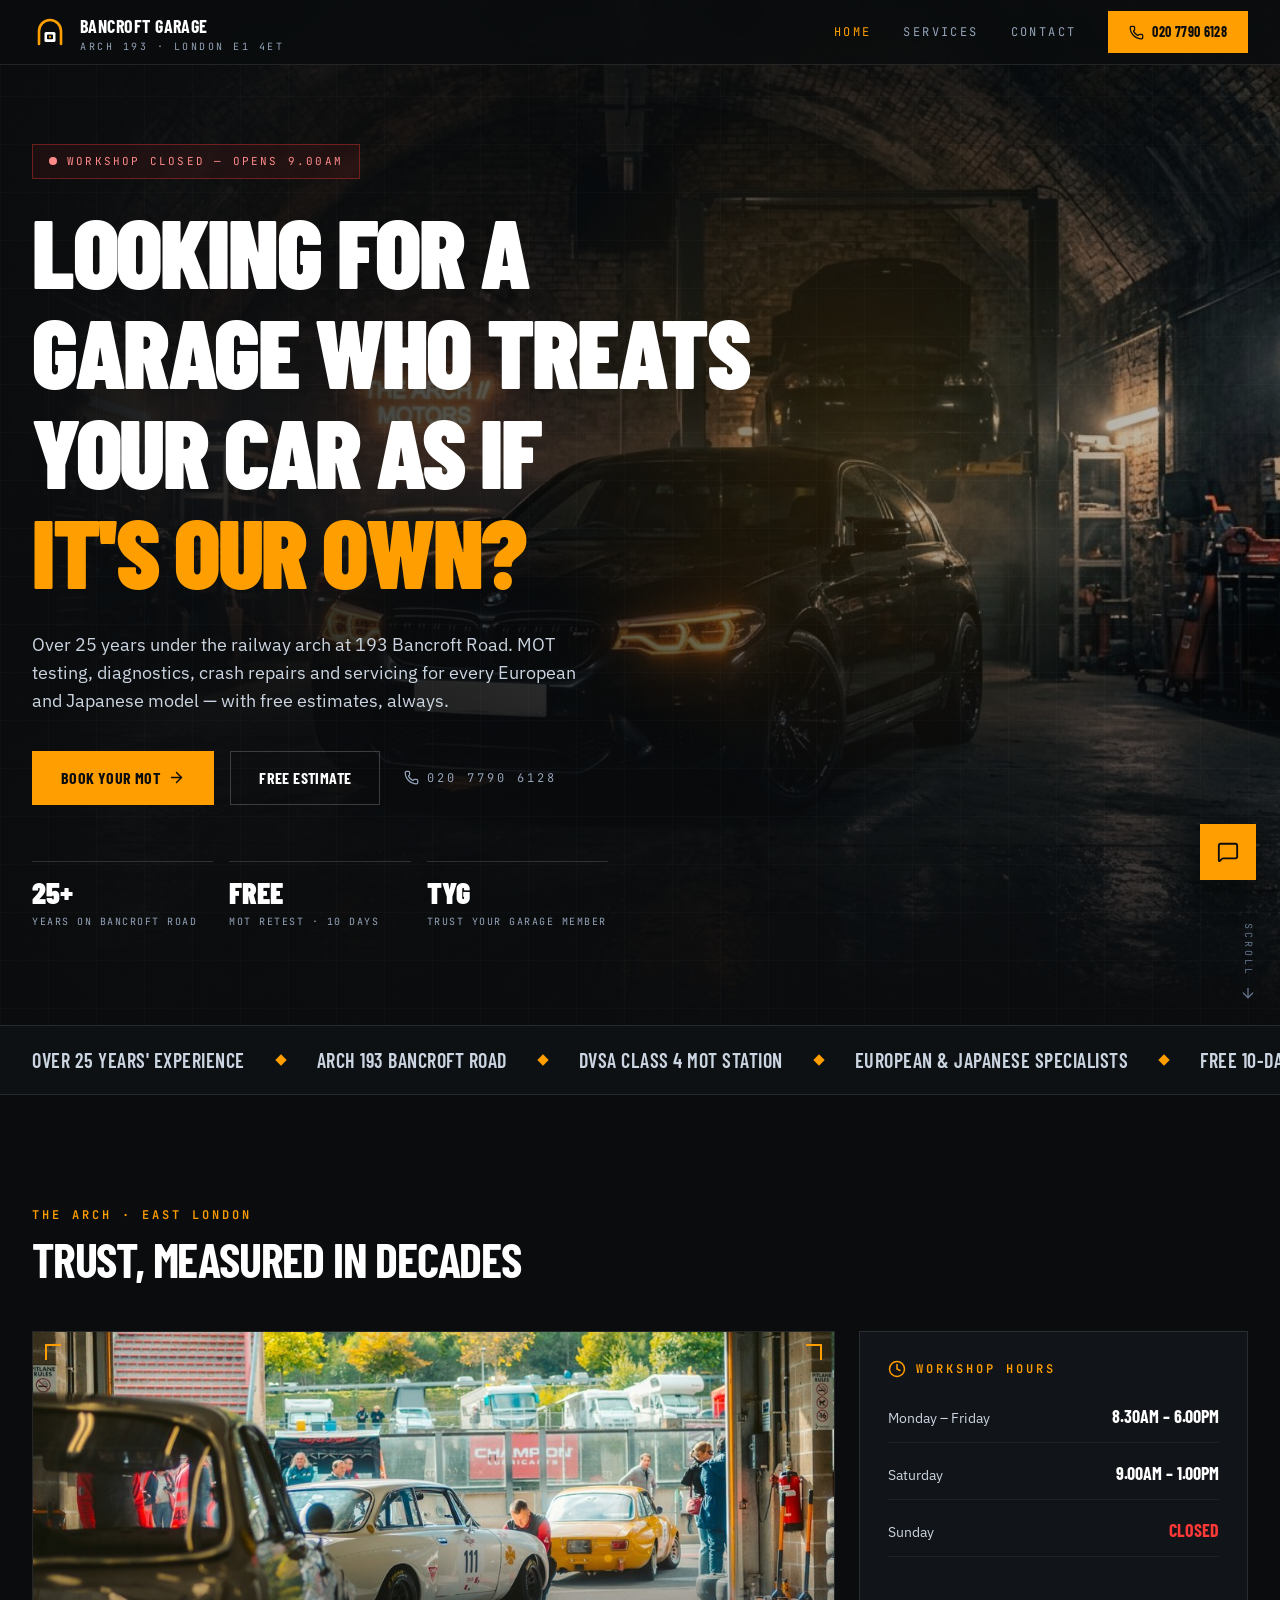
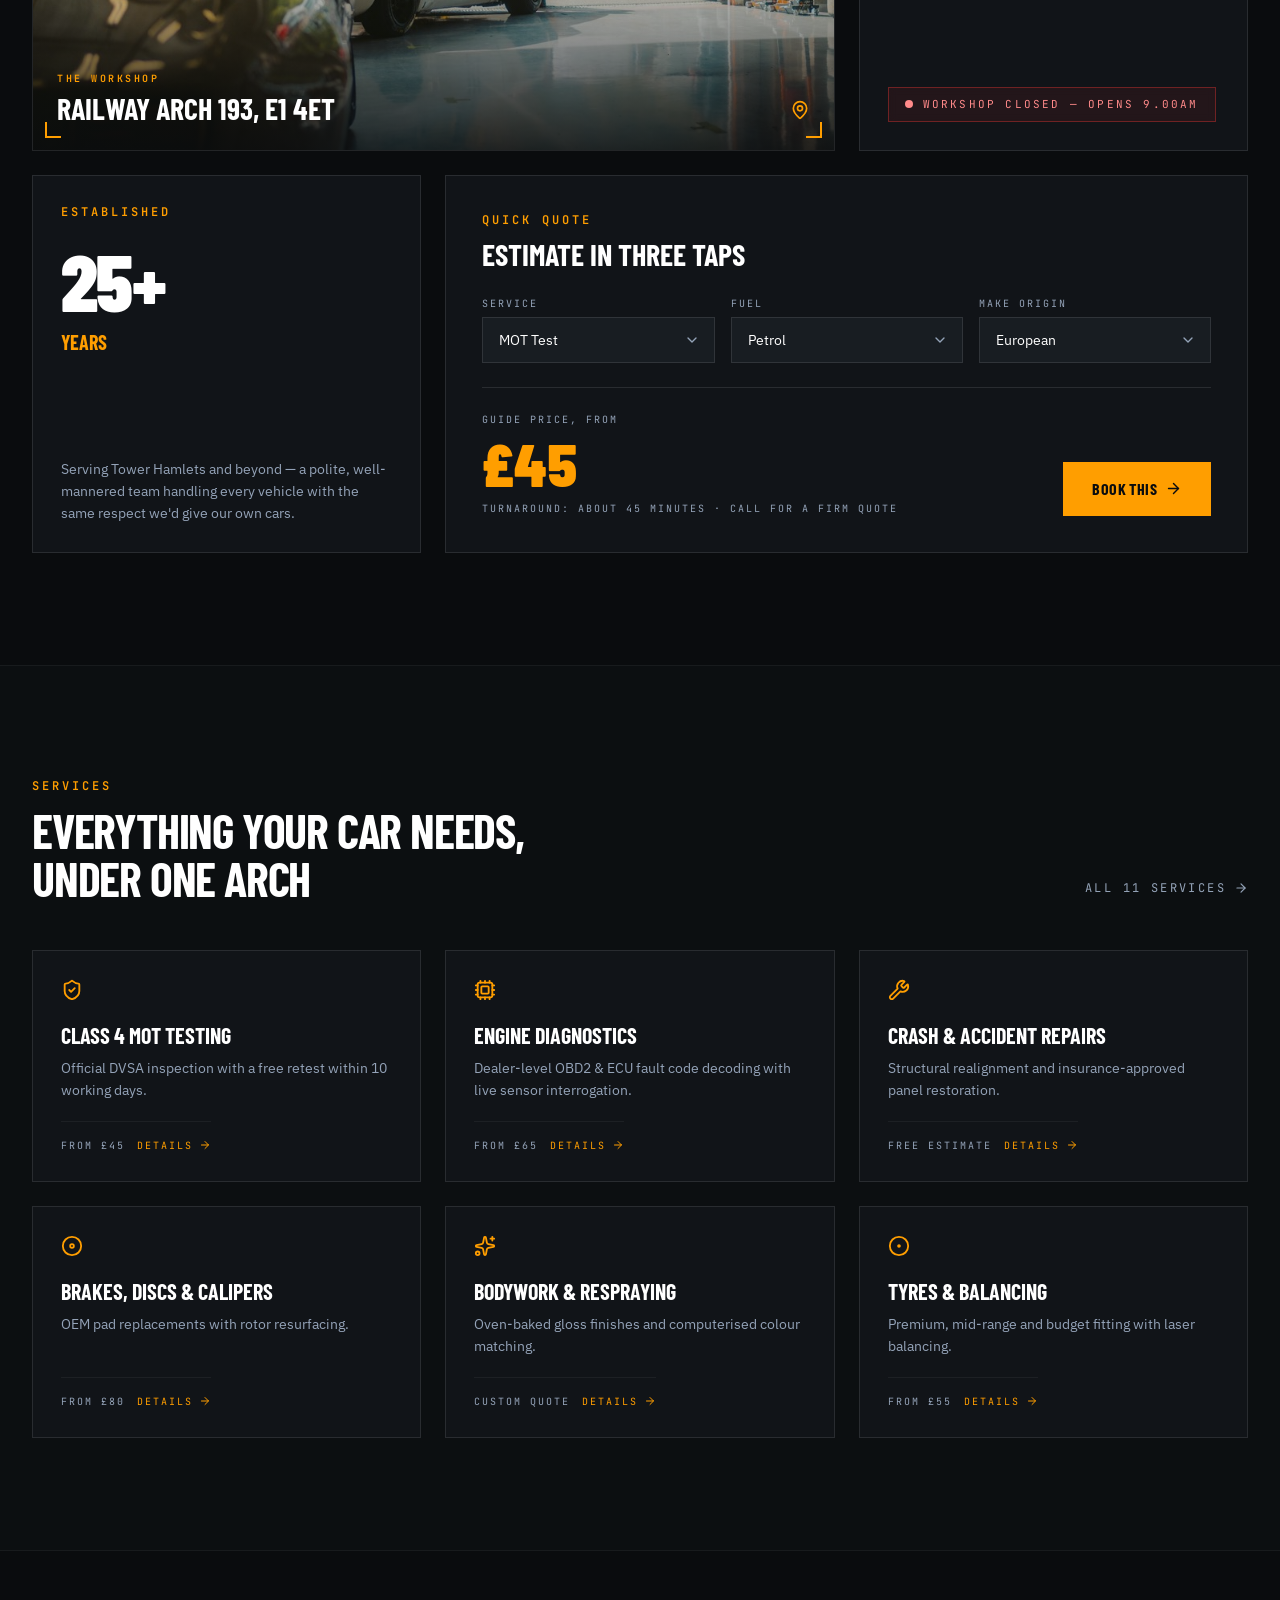
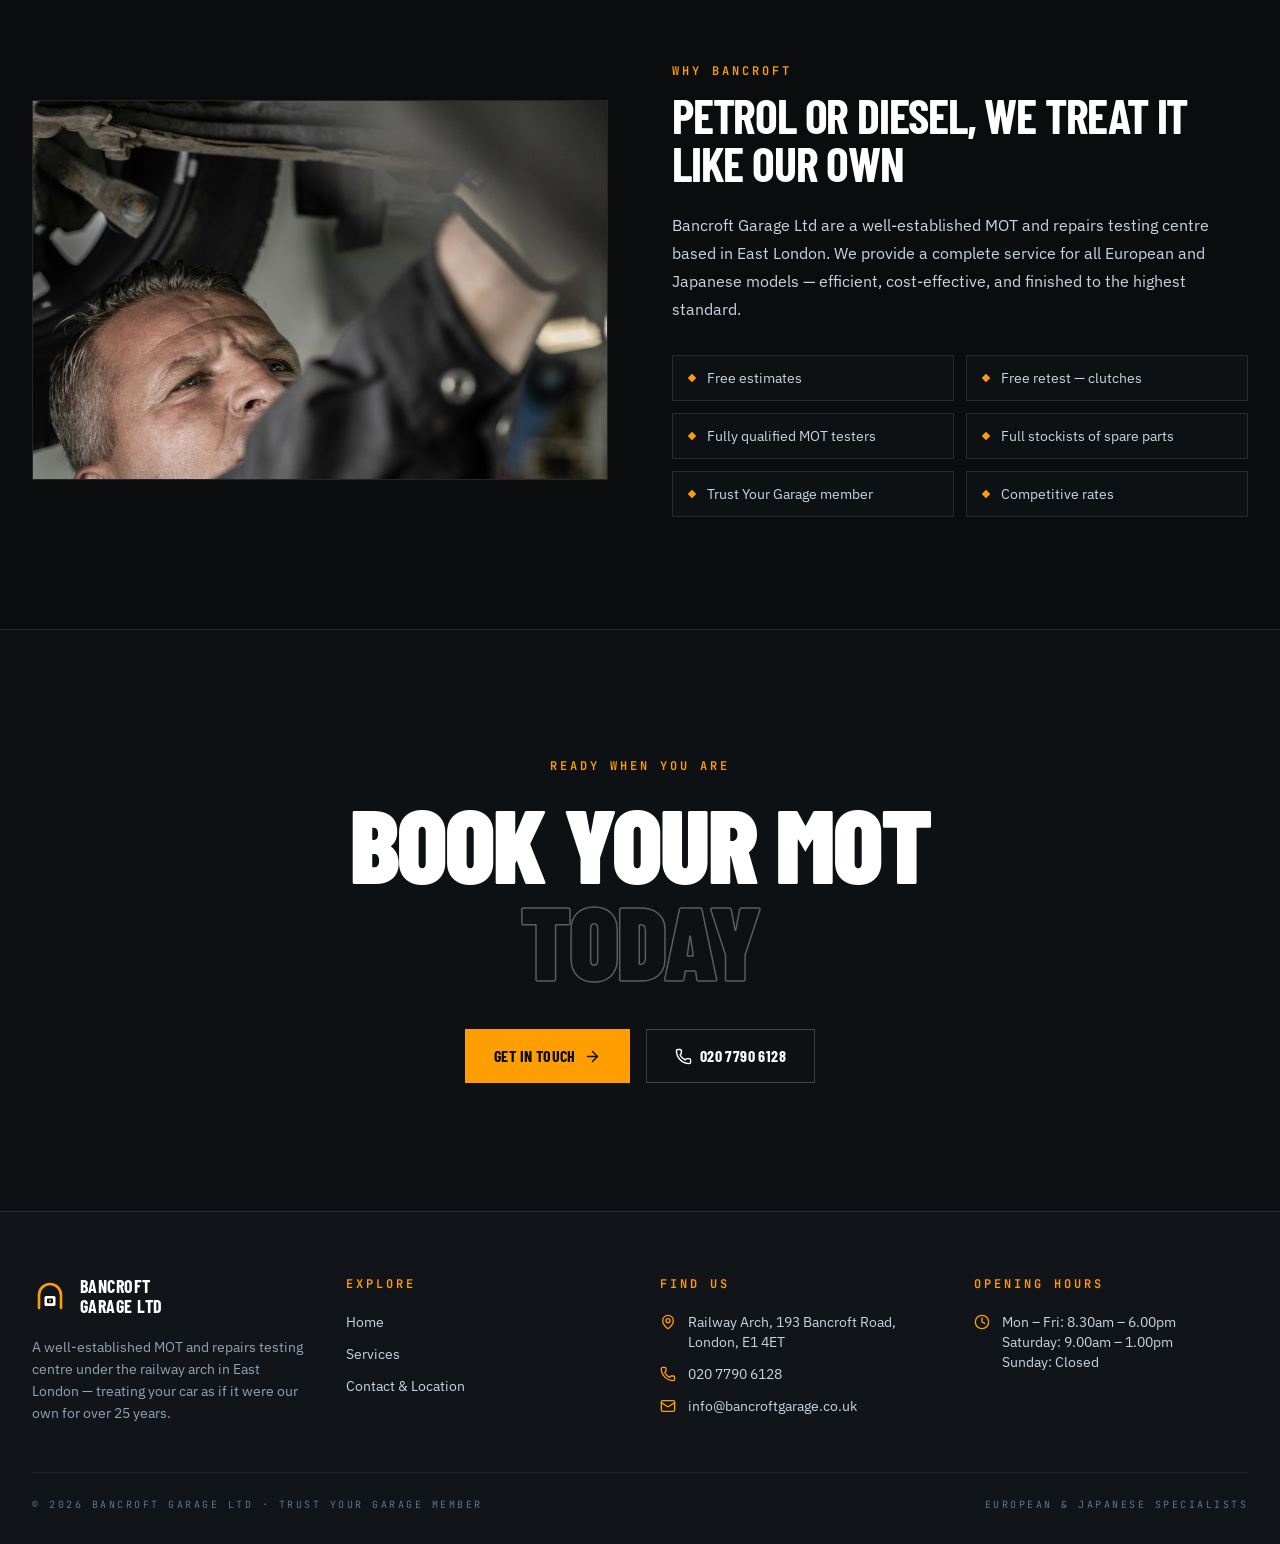
<file: index.html>
<!doctype html>
<html lang="en-GB">
<head>
  <meta charset="utf-8">
  <meta name="viewport" content="width=device-width, initial-scale=1">
  <title>Bancroft Garage Ltd — MOT &amp; Repairs, East London</title>
  <meta name="description" content="MOT testing, diagnostics, crash repairs and servicing for European and Japanese cars under the railway arch at 193 Bancroft Road, London E1. Free estimates.">
  <!-- Preview site: keep it out of search engines until go-live. -->
  <meta name="robots" content="noindex, nofollow">
  <meta name="theme-color" content="#0a0c0e">
  <meta property="og:type" content="website">
  <meta property="og:title" content="Bancroft Garage Ltd — MOT &amp; Repairs, East London">
  <meta property="og:description" content="MOT testing, diagnostics, crash repairs and servicing for European and Japanese cars under the railway arch at 193 Bancroft Road, London E1. Free estimates.">
  <link rel="icon" href="./assets/img/favicon.svg" type="image/svg+xml">
  <link rel="preconnect" href="https://fonts.googleapis.com">
  <link rel="preconnect" href="https://fonts.gstatic.com" crossorigin>
  <link href="https://fonts.googleapis.com/css2?family=Barlow+Condensed:ital,wght@0,400;0,600;0,700;0,900;1,700&amp;family=IBM+Plex+Sans:wght@400;500;600&amp;family=JetBrains+Mono:wght@400;500;700&amp;display=swap" rel="stylesheet">
  <link rel="stylesheet" href="./assets/css/styles.css">
</head>
<body>
  <a class="skip-link" href="#main">Skip to content</a>

  <header class="site-header">
    <div class="wrap">
      <a class="brand" href="./" aria-label="Bancroft Garage — home">
        <svg class="brand__mark" viewBox="0 0 36 36" aria-hidden="true" focusable="false">
        <path d="M7 30V17a11 11 0 0 1 22 0v13" fill="none" stroke="#ff9e00" stroke-width="2.6" stroke-linecap="round"/>
        <rect x="12.5" y="18" width="11" height="10" rx="1.6" fill="#fff"/>
        <rect x="15" y="20.6" width="6" height="4.6" rx="0.8" fill="#0a0c0e"/>
        <circle cx="18" cy="22.9" r="1.1" fill="#ff9e00"/>
      </svg>
        <span>
          <span class="brand__name">Bancroft Garage</span>
          <span class="brand__sub">Arch 193 · London E1 4ET</span>
        </span>
      </a>
      <button class="nav-toggle" type="button" aria-label="Toggle menu" aria-expanded="false" aria-controls="site-nav">
        <svg class="icon icon--open" aria-hidden="true" focusable="false"><use href="./assets/img/icons.svg#i-menu"></use></svg><svg class="icon icon--close" aria-hidden="true" focusable="false"><use href="./assets/img/icons.svg#i-x"></use></svg>
      </button>
      <nav class="nav" id="site-nav" aria-label="Main">
        <a class="nav__link" href="./" aria-current="page">Home</a>
        <a class="nav__link" href="./services/">Services</a>
        <a class="nav__link" href="./contact/">Contact</a>
        <a class="btn btn--primary btn--sm" href="tel:02077906128"><svg class="icon" aria-hidden="true" focusable="false"><use href="./assets/img/icons.svg#i-phone"></use></svg> 020 7790 6128</a>
      </nav>
    </div>
  </header>

  <main id="main">
    <section class="hero">
      <div class="hero__media">
        <img src="./assets/img/hero.jpg" alt="A dark saloon car with its headlights on inside the brick railway-arch workshop" width="1264" height="848" fetchpriority="high">
      </div>
      <div class="hero__grid"></div>
      <div class="hero__glow"></div>
      <div class="wrap hero__inner">
        <p class="status" data-status data-state="open"><span class="status__dot"></span><span data-status-text>Workshop open — bays in rotation</span></p>
        <h1 class="h1">
          <span class="line"><span>Looking for a</span></span>
          <span class="line"><span>garage who treats</span></span>
          <span class="line"><span>your car as if</span></span>
          <span class="line"><span class="accent">it's our own?</span></span>
        </h1>
        <p class="lede">Over 25 years under the railway arch at 193 Bancroft Road. MOT testing, diagnostics, crash repairs and servicing for every European and Japanese model — with free estimates, always.</p>
        <div class="hero__actions">
          <a class="btn btn--primary" href="./contact/?service=mot">Book your MOT <svg class="icon" aria-hidden="true" focusable="false"><use href="./assets/img/icons.svg#i-arrow-right"></use></svg></a>
          <a class="btn btn--ghost" href="#estimate">Free estimate</a>
          <a class="hero__phone" href="tel:02077906128"><svg class="icon" aria-hidden="true" focusable="false"><use href="./assets/img/icons.svg#i-phone"></use></svg> 020 7790 6128</a>
        </div>
        <div class="stats">
          <div class="stat"><p class="stat__num">25+</p><p class="stat__label">Years on Bancroft Road</p></div>
          <div class="stat"><p class="stat__num">FREE</p><p class="stat__label">MOT retest · 10 days</p></div>
          <div class="stat"><p class="stat__num">TYG</p><p class="stat__label">Trust Your Garage member</p></div>
        </div>
      </div>
      <div class="scroll-cue" aria-hidden="true"><span>Scroll</span><svg class="icon" aria-hidden="true" focusable="false"><use href="./assets/img/icons.svg#i-arrow-down"></use></svg></div>
    </section>

    <div class="marquee">
      <div class="marquee__track">
        <ul class="marquee__group">
          <li class="marquee__item"><span>Over 25 years' experience</span></li>
          <li class="marquee__item"><span>Arch 193 Bancroft Road</span></li>
          <li class="marquee__item"><span>DVSA Class 4 MOT station</span></li>
          <li class="marquee__item"><span>European &amp; Japanese specialists</span></li>
          <li class="marquee__item"><span>Free 10-day retest</span></li>
          <li class="marquee__item"><span>Free estimates</span></li>
          <li class="marquee__item"><span>Trust Your Garage member</span></li>
        </ul>
        <ul class="marquee__group" aria-hidden="true">
          <li class="marquee__item"><span>Over 25 years' experience</span></li>
          <li class="marquee__item"><span>Arch 193 Bancroft Road</span></li>
          <li class="marquee__item"><span>DVSA Class 4 MOT station</span></li>
          <li class="marquee__item"><span>European &amp; Japanese specialists</span></li>
          <li class="marquee__item"><span>Free 10-day retest</span></li>
          <li class="marquee__item"><span>Free estimates</span></li>
          <li class="marquee__item"><span>Trust Your Garage member</span></li>
        </ul>
      </div>
    </div>

    <section class="section">
      <div class="inner">
        <p class="eyebrow" data-reveal>The Arch · East London</p>
        <h2 class="h2" data-reveal>Trust, measured in decades</h2>

        <div class="bento">
          <figure class="bento__photo" data-reveal>
            <img src="./assets/img/workshop.jpg" alt="Classic cars lined up outside open workshop bays" width="1000" height="1500" loading="lazy">
            <span class="corner corner--tl"></span><span class="corner corner--tr"></span><span class="corner corner--bl"></span><span class="corner corner--br"></span>
            <figcaption class="bento__caption">
              <span>
                <span class="eyebrow eyebrow--sm" style="display:block">The Workshop</span>
                <span class="h3" style="display:block">Railway Arch 193, E1 4ET</span>
              </span>
              <svg class="icon" aria-hidden="true" focusable="false"><use href="./assets/img/icons.svg#i-map-pin"></use></svg>
            </figcaption>
          </figure>

          <div class="card bento__hours" data-reveal>
            <div class="card__head"><svg class="icon" aria-hidden="true" focusable="false"><use href="./assets/img/icons.svg#i-clock"></use></svg><p class="eyebrow">Workshop Hours</p></div>
            <ul class="hours">
            <li><span class="hours__day">Monday – Friday</span><span class="hours__time">8.30am – 6.00pm</span></li>
            <li><span class="hours__day">Saturday</span><span class="hours__time">9.00am – 1.00pm</span></li>
            <li><span class="hours__day">Sunday</span><span class="hours__time hours__time--closed">Closed</span></li>
          </ul>
            <p class="status" data-status data-state="open"><span class="status__dot"></span><span data-status-text>Workshop open — bays in rotation</span></p>
          </div>

          <div class="card bento__est" data-reveal>
            <div>
              <p class="eyebrow">Established</p>
              <p class="est__num">25+</p>
              <p class="est__unit">Years</p>
            </div>
            <p class="est__text">Serving Tower Hamlets and beyond — a polite, well-mannered team handling every vehicle with the same respect we'd give our own cars.</p>
          </div>

          <div class="card bento__quote" id="estimate" data-quote data-reveal>
            <p class="eyebrow">Quick Quote</p>
            <h3 class="h3">Estimate in three taps</h3>
            <div class="fields">
              <div class="field">
                <label for="quote-service">Service</label>
                <select id="quote-service">
                  <option value="mot">MOT Test</option>
                  <option value="interim">Interim Service</option>
                  <option value="full">Full Service</option>
                  <option value="diag">Engine Diagnostics</option>
                </select>
              </div>
              <div class="field">
                <label for="quote-fuel">Fuel</label>
                <select id="quote-fuel">
                  <option value="petrol">Petrol</option>
                  <option value="diesel">Diesel</option>
                  <option value="hybrid">Hybrid</option>
                  <option value="electric">Electric</option>
                </select>
              </div>
              <div class="field">
                <label for="quote-origin">Make origin</label>
                <select id="quote-origin">
                  <option value="european">European</option>
                  <option value="japanese">Japanese</option>
                </select>
              </div>
            </div>
            <div class="quote__result">
              <div aria-live="polite">
                <p class="mono-label">Guide price, from</p>
                <p class="quote__price" data-quote-price>£45</p>
                <p class="mono-label">Turnaround: <span data-quote-turnaround>about 45 minutes</span> · Call for a firm quote</p>
              </div>
              <a class="btn btn--primary" data-quote-book href="./contact/?service=mot">Book this <svg class="icon" aria-hidden="true" focusable="false"><use href="./assets/img/icons.svg#i-arrow-right"></use></svg></a>
            </div>
          </div>
        </div>
      </div>
    </section>

    <section class="section section--tint">
      <div class="inner">
        <div class="section__head">
          <div>
            <p class="eyebrow" data-reveal>Services</p>
            <h2 class="h2" data-reveal>Everything your car needs,<br>under one arch</h2>
          </div>
          <a class="link-mono" href="./services/">All 11 services <svg class="icon" aria-hidden="true" focusable="false"><use href="./assets/img/icons.svg#i-arrow-right"></use></svg></a>
        </div>
        <div class="svc-grid">
        <button class="svc" type="button" data-service="mot" data-reveal>
          <svg class="icon" aria-hidden="true" focusable="false"><use href="./assets/img/icons.svg#i-shield-check"></use></svg>
          <span class="svc__title">Class 4 MOT Testing</span>
          <span class="svc__text">Official DVSA inspection with a free retest within 10 working days.</span>
          <span class="svc__foot"><span>From £45</span><span class="svc__more">Details <svg class="icon" aria-hidden="true" focusable="false"><use href="./assets/img/icons.svg#i-arrow-right"></use></svg></span></span>
        </button>
        <button class="svc" type="button" data-service="diagnostics" data-reveal>
          <svg class="icon" aria-hidden="true" focusable="false"><use href="./assets/img/icons.svg#i-cpu"></use></svg>
          <span class="svc__title">Engine Diagnostics</span>
          <span class="svc__text">Dealer-level OBD2 &amp; ECU fault code decoding with live sensor interrogation.</span>
          <span class="svc__foot"><span>From £65</span><span class="svc__more">Details <svg class="icon" aria-hidden="true" focusable="false"><use href="./assets/img/icons.svg#i-arrow-right"></use></svg></span></span>
        </button>
        <button class="svc" type="button" data-service="crash" data-reveal>
          <svg class="icon" aria-hidden="true" focusable="false"><use href="./assets/img/icons.svg#i-wrench"></use></svg>
          <span class="svc__title">Crash &amp; Accident Repairs</span>
          <span class="svc__text">Structural realignment and insurance-approved panel restoration.</span>
          <span class="svc__foot"><span>Free estimate</span><span class="svc__more">Details <svg class="icon" aria-hidden="true" focusable="false"><use href="./assets/img/icons.svg#i-arrow-right"></use></svg></span></span>
        </button>
        <button class="svc" type="button" data-service="brakes" data-reveal>
          <svg class="icon" aria-hidden="true" focusable="false"><use href="./assets/img/icons.svg#i-disc"></use></svg>
          <span class="svc__title">Brakes, Discs &amp; Calipers</span>
          <span class="svc__text">OEM pad replacements with rotor resurfacing.</span>
          <span class="svc__foot"><span>From £80</span><span class="svc__more">Details <svg class="icon" aria-hidden="true" focusable="false"><use href="./assets/img/icons.svg#i-arrow-right"></use></svg></span></span>
        </button>
        <button class="svc" type="button" data-service="bodywork" data-reveal>
          <svg class="icon" aria-hidden="true" focusable="false"><use href="./assets/img/icons.svg#i-sparkles"></use></svg>
          <span class="svc__title">Bodywork &amp; Respraying</span>
          <span class="svc__text">Oven-baked gloss finishes and computerised colour matching.</span>
          <span class="svc__foot"><span>Custom quote</span><span class="svc__more">Details <svg class="icon" aria-hidden="true" focusable="false"><use href="./assets/img/icons.svg#i-arrow-right"></use></svg></span></span>
        </button>
        <button class="svc" type="button" data-service="tyres" data-reveal>
          <svg class="icon" aria-hidden="true" focusable="false"><use href="./assets/img/icons.svg#i-circle-dot"></use></svg>
          <span class="svc__title">Tyres &amp; Balancing</span>
          <span class="svc__text">Premium, mid-range and budget fitting with laser balancing.</span>
          <span class="svc__foot"><span>From £55</span><span class="svc__more">Details <svg class="icon" aria-hidden="true" focusable="false"><use href="./assets/img/icons.svg#i-arrow-right"></use></svg></span></span>
        </button>
        </div>
      </div>
    </section>

    <section class="section">
      <div class="inner why">
        <figure class="why__photo" data-reveal>
          <img src="./assets/img/technician.jpg" alt="A technician inspecting the underside of a car on the ramp" width="866" height="1300" loading="lazy">
        </figure>
        <div>
          <p class="eyebrow" data-reveal>Why Bancroft</p>
          <h2 class="h2" data-reveal>Petrol or diesel, we treat it like our own</h2>
          <p class="why__text" data-reveal>Bancroft Garage Ltd are a well-established MOT and repairs testing centre based in East London. We provide a complete service for all European and Japanese models — efficient, cost-effective, and finished to the highest standard.</p>
          <ul class="checks" data-reveal>
            <li>Free estimates</li>
            <li>Free retest — clutches</li>
            <li>Fully qualified MOT testers</li>
            <li>Full stockists of spare parts</li>
            <li>Trust Your Garage member</li>
            <li>Competitive rates</li>
          </ul>
        </div>
      </div>
    </section>

    <section class="cta">
      <p class="eyebrow" data-reveal>Ready when you are</p>
      <h2 class="cta__title" data-reveal>Book your MOT <span class="outline">today</span></h2>
      <div class="cta__actions" data-reveal>
        <a class="btn btn--primary" href="./contact/">Get in touch <svg class="icon" aria-hidden="true" focusable="false"><use href="./assets/img/icons.svg#i-arrow-right"></use></svg></a>
        <a class="btn btn--ghost" href="tel:02077906128"><svg class="icon" aria-hidden="true" focusable="false"><use href="./assets/img/icons.svg#i-phone"></use></svg> 020 7790 6128</a>
      </div>
    </section>
  </main>

  <footer class="site-footer">
    <div class="wrap">
      <div class="footer__grid">
        <div>
          <a class="footer__brand" href="./" aria-label="Bancroft Garage Ltd — home">
            <svg class="brand__mark" viewBox="0 0 36 36" aria-hidden="true" focusable="false">
        <path d="M7 30V17a11 11 0 0 1 22 0v13" fill="none" stroke="#ff9e00" stroke-width="2.6" stroke-linecap="round"/>
        <rect x="12.5" y="18" width="11" height="10" rx="1.6" fill="#fff"/>
        <rect x="15" y="20.6" width="6" height="4.6" rx="0.8" fill="#0a0c0e"/>
        <circle cx="18" cy="22.9" r="1.1" fill="#ff9e00"/>
      </svg>
            <span class="brand__name">Bancroft<br>Garage Ltd</span>
          </a>
          <p class="footer__about">A well-established MOT and repairs testing centre under the railway arch in East London — treating your car as if it were our own for over 25 years.</p>
        </div>
        <div>
          <p class="eyebrow">Explore</p>
          <ul class="footer__list">
            <li><a href="./">Home</a></li>
            <li><a href="./services/">Services</a></li>
            <li><a href="./contact/">Contact &amp; Location</a></li>
          </ul>
        </div>
        <div>
          <p class="eyebrow">Find us</p>
          <ul class="footer__list">
            <li><svg class="icon" aria-hidden="true" focusable="false"><use href="./assets/img/icons.svg#i-map-pin"></use></svg><span>Railway Arch, 193 Bancroft Road,<br>London, E1 4ET</span></li>
            <li><svg class="icon" aria-hidden="true" focusable="false"><use href="./assets/img/icons.svg#i-phone"></use></svg><a href="tel:02077906128">020 7790 6128</a></li>
            <li><svg class="icon" aria-hidden="true" focusable="false"><use href="./assets/img/icons.svg#i-mail"></use></svg><a href="mailto:info@bancroftgarage.co.uk">info@bancroftgarage.co.uk</a></li>
          </ul>
        </div>
        <div>
          <p class="eyebrow">Opening hours</p>
          <ul class="footer__list">
            <li><svg class="icon" aria-hidden="true" focusable="false"><use href="./assets/img/icons.svg#i-clock"></use></svg><span>Mon – Fri: 8.30am – 6.00pm<br>Saturday: 9.00am – 1.00pm<br>Sunday: Closed</span></li>
          </ul>
        </div>
      </div>
      <div class="footer__bar">
        <span>© 2026 Bancroft Garage Ltd · Trust Your Garage member</span>
        <span>European &amp; Japanese specialists</span>
      </div>
    </div>
  </footer>

  <script src="./assets/js/site.js" defer></script>
</body>
</html>
</file>
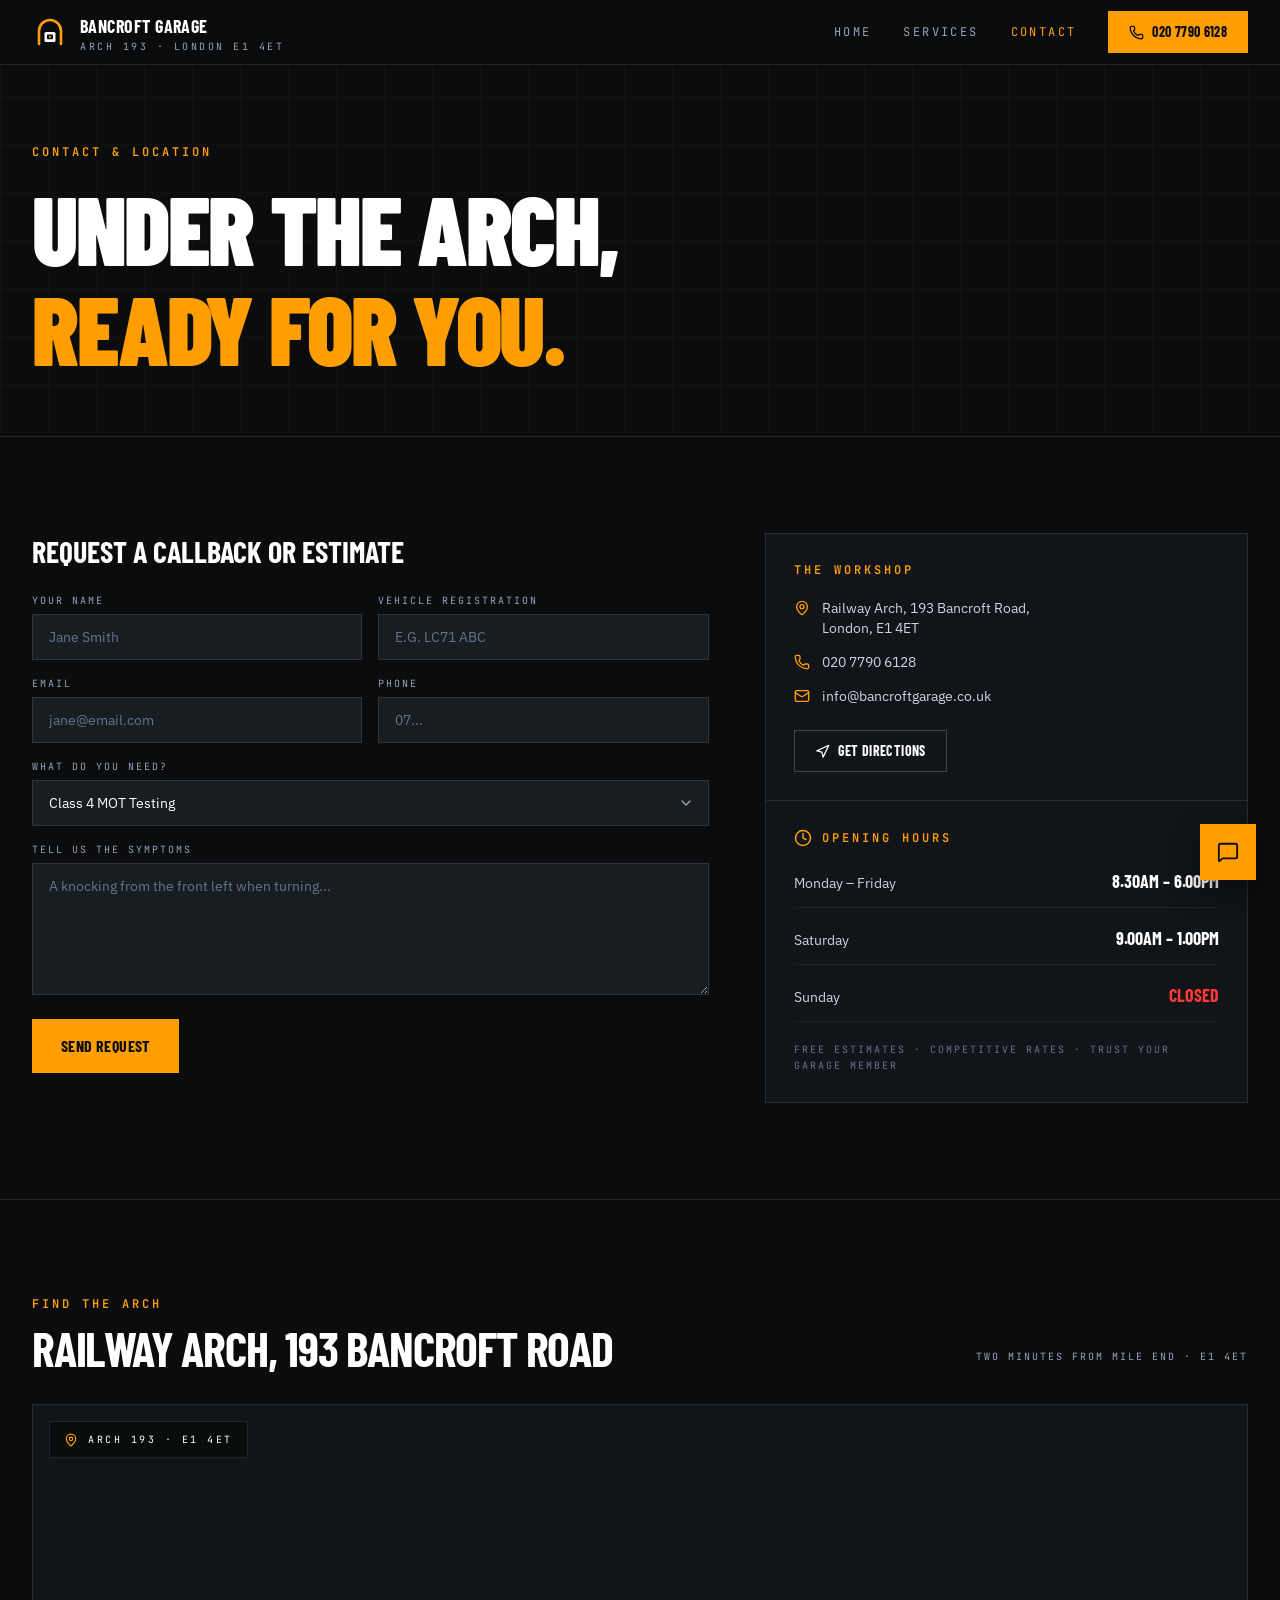
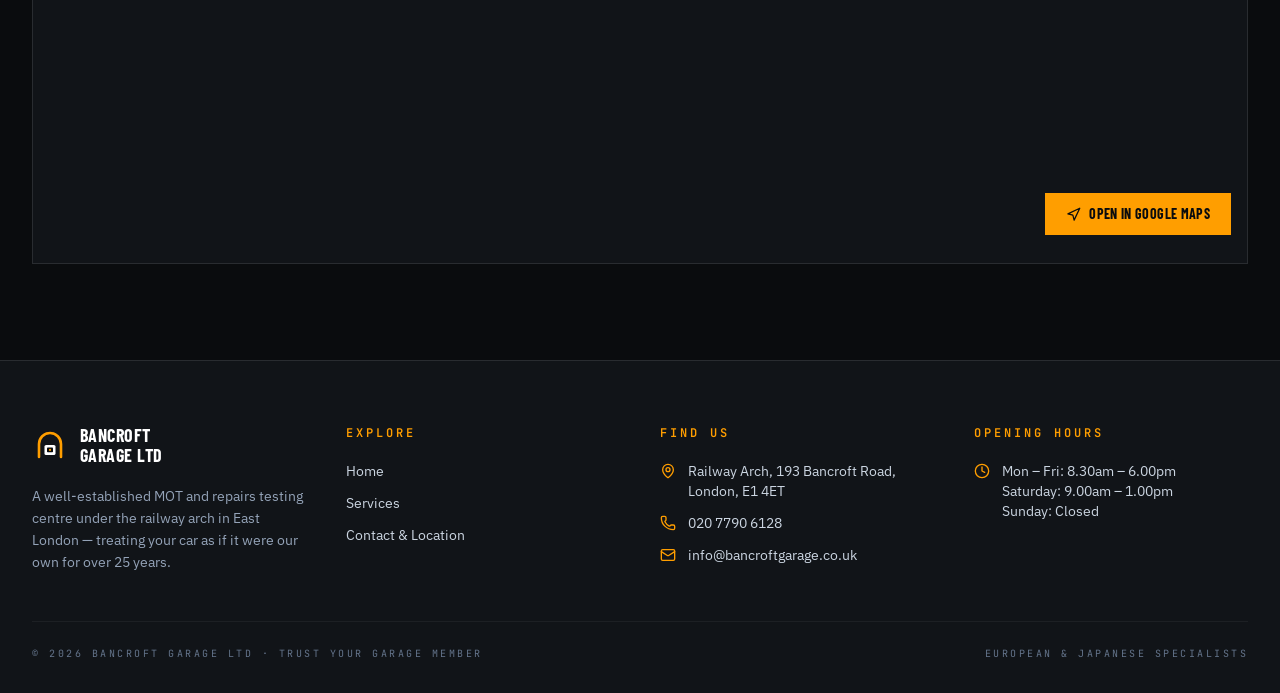
<file: contact/index.html>
<!doctype html>
<html lang="en-GB">
<head>
  <meta charset="utf-8">
  <meta name="viewport" content="width=device-width, initial-scale=1">
  <title>Contact &amp; Location — Bancroft Garage Ltd, East London</title>
  <meta name="description" content="Request a callback or free estimate from Bancroft Garage Ltd. Railway Arch, 193 Bancroft Road, London E1 4ET. Call 020 7790 6128.">
  <!-- Preview site: keep it out of search engines until go-live. -->
  <meta name="robots" content="noindex, nofollow">
  <meta name="theme-color" content="#0a0c0e">
  <meta property="og:type" content="website">
  <meta property="og:title" content="Contact &amp; Location — Bancroft Garage Ltd, East London">
  <meta property="og:description" content="Request a callback or free estimate from Bancroft Garage Ltd. Railway Arch, 193 Bancroft Road, London E1 4ET. Call 020 7790 6128.">
  <link rel="icon" href="../assets/img/favicon.svg" type="image/svg+xml">
  <link rel="preconnect" href="https://fonts.googleapis.com">
  <link rel="preconnect" href="https://fonts.gstatic.com" crossorigin>
  <link href="https://fonts.googleapis.com/css2?family=Barlow+Condensed:ital,wght@0,400;0,600;0,700;0,900;1,700&amp;family=IBM+Plex+Sans:wght@400;500;600&amp;family=JetBrains+Mono:wght@400;500;700&amp;display=swap" rel="stylesheet">
  <link rel="stylesheet" href="../assets/css/styles.css">
</head>
<body>
  <a class="skip-link" href="#main">Skip to content</a>

  <header class="site-header">
    <div class="wrap">
      <a class="brand" href="../" aria-label="Bancroft Garage — home">
        <svg class="brand__mark" viewBox="0 0 36 36" aria-hidden="true" focusable="false">
        <path d="M7 30V17a11 11 0 0 1 22 0v13" fill="none" stroke="#ff9e00" stroke-width="2.6" stroke-linecap="round"/>
        <rect x="12.5" y="18" width="11" height="10" rx="1.6" fill="#fff"/>
        <rect x="15" y="20.6" width="6" height="4.6" rx="0.8" fill="#0a0c0e"/>
        <circle cx="18" cy="22.9" r="1.1" fill="#ff9e00"/>
      </svg>
        <span>
          <span class="brand__name">Bancroft Garage</span>
          <span class="brand__sub">Arch 193 · London E1 4ET</span>
        </span>
      </a>
      <button class="nav-toggle" type="button" aria-label="Toggle menu" aria-expanded="false" aria-controls="site-nav">
        <svg class="icon icon--open" aria-hidden="true" focusable="false"><use href="../assets/img/icons.svg#i-menu"></use></svg><svg class="icon icon--close" aria-hidden="true" focusable="false"><use href="../assets/img/icons.svg#i-x"></use></svg>
      </button>
      <nav class="nav" id="site-nav" aria-label="Main">
        <a class="nav__link" href="../">Home</a>
        <a class="nav__link" href="../services/">Services</a>
        <a class="nav__link" href="../contact/" aria-current="page">Contact</a>
        <a class="btn btn--primary btn--sm" href="tel:02077906128"><svg class="icon" aria-hidden="true" focusable="false"><use href="../assets/img/icons.svg#i-phone"></use></svg> 020 7790 6128</a>
      </nav>
    </div>
  </header>

  <main id="main">
    <section class="page-hero page-hero--short">
      <div class="inner">
        <p class="eyebrow">Contact &amp; Location</p>
        <h1 class="h1">
          <span class="line"><span>Under the arch,</span></span>
          <span class="line"><span class="accent">ready for you.</span></span>
        </h1>
      </div>
    </section>

    <section class="section section--tight">
      <div class="inner contact">
        <div>
          <h2 class="h3">Request a callback or estimate</h2>
          <form data-contact-form novalidate>
            <div class="fields fields--2">
              <div class="field">
                <label for="name">Your name</label>
                <input id="name" name="name" type="text" autocomplete="name" placeholder="Jane Smith" required>
              </div>
              <div class="field">
                <label for="reg">Vehicle registration</label>
                <input id="reg" name="reg" type="text" autocapitalize="characters" placeholder="E.G. LC71 ABC">
              </div>
              <div class="field">
                <label for="email">Email</label>
                <input id="email" name="email" type="email" autocomplete="email" placeholder="jane@email.com">
              </div>
              <div class="field">
                <label for="phone">Phone</label>
                <input id="phone" name="phone" type="tel" autocomplete="tel" placeholder="07...">
              </div>
              <div class="field field--full">
                <label for="need">What do you need?</label>
                <select id="need" name="need">
                  <option>Class 4 MOT Testing</option>
                  <option>Engine Diagnostics</option>
                  <option>Crash &amp; Accident Repairs</option>
                  <option>Bodywork &amp; Respraying</option>
                  <option>Brakes, Discs &amp; Calipers</option>
                  <option>Clutches &amp; Gearboxes</option>
                  <option>Exhausts &amp; DPF</option>
                  <option>Suspension &amp; Wheel Alignment</option>
                  <option>Tyres &amp; Balancing</option>
                  <option>Air Conditioning</option>
                  <option>Oil, Filter &amp; Servicing</option>
                  <option>Something else</option>
                </select>
              </div>
              <div class="field field--full">
                <label for="symptoms">Tell us the symptoms</label>
                <textarea id="symptoms" name="symptoms" rows="5" placeholder="A knocking from the front left when turning..."></textarea>
              </div>
            </div>
            <button class="btn btn--primary" type="submit">Send request</button>
          </form>
        </div>

        <aside class="card info" aria-label="Workshop details">
          <div class="info__block">
            <p class="eyebrow">The Workshop</p>
            <ul class="info__list">
              <li><svg class="icon" aria-hidden="true" focusable="false"><use href="../assets/img/icons.svg#i-map-pin"></use></svg><span>Railway Arch, 193 Bancroft Road,<br>London, E1 4ET</span></li>
              <li><svg class="icon" aria-hidden="true" focusable="false"><use href="../assets/img/icons.svg#i-phone"></use></svg><a href="tel:02077906128">020 7790 6128</a></li>
              <li><svg class="icon" aria-hidden="true" focusable="false"><use href="../assets/img/icons.svg#i-mail"></use></svg><a href="mailto:info@bancroftgarage.co.uk">info@bancroftgarage.co.uk</a></li>
            </ul>
            <a class="btn btn--ghost btn--sm" href="https://www.google.com/maps/dir/?api=1&amp;destination=193+Bancroft+Road%2C+London+E1+4ET" target="_blank" rel="noopener"><svg class="icon" aria-hidden="true" focusable="false"><use href="../assets/img/icons.svg#i-navigation"></use></svg> Get directions</a>
          </div>
          <div class="info__block">
            <div class="card__head"><svg class="icon" aria-hidden="true" focusable="false"><use href="../assets/img/icons.svg#i-clock"></use></svg><p class="eyebrow">Opening hours</p></div>
            <ul class="hours">
            <li><span class="hours__day">Monday – Friday</span><span class="hours__time">8.30am – 6.00pm</span></li>
            <li><span class="hours__day">Saturday</span><span class="hours__time">9.00am – 1.00pm</span></li>
            <li><span class="hours__day">Sunday</span><span class="hours__time hours__time--closed">Closed</span></li>
          </ul>
            <p class="info__foot">Free estimates · Competitive rates · Trust Your Garage member</p>
          </div>
        </aside>
      </div>
    </section>

    <section class="map-section">
      <div class="wrap">
        <div class="section__head">
          <div>
            <p class="eyebrow">Find the arch</p>
            <h2 class="h2">Railway Arch, 193 Bancroft Road</h2>
          </div>
          <p class="mono-label">Two minutes from Mile End · E1 4ET</p>
        </div>
        <div class="map">
          <iframe src="https://www.google.com/maps?q=193+Bancroft+Road%2C+London+E1+4ET&amp;z=16&amp;output=embed" title="Map showing Bancroft Garage at 193 Bancroft Road, London E1 4ET" loading="lazy" referrerpolicy="no-referrer-when-downgrade"></iframe>
          <p class="map__tag"><svg class="icon" aria-hidden="true" focusable="false"><use href="../assets/img/icons.svg#i-map-pin"></use></svg> Arch 193 · E1 4ET</p>
          <a class="btn btn--primary btn--sm" href="https://www.google.com/maps/search/?api=1&amp;query=193+Bancroft+Road%2C+London+E1+4ET" target="_blank" rel="noopener"><svg class="icon" aria-hidden="true" focusable="false"><use href="../assets/img/icons.svg#i-navigation"></use></svg> Open in Google Maps</a>
        </div>
      </div>
    </section>
  </main>

  <footer class="site-footer">
    <div class="wrap">
      <div class="footer__grid">
        <div>
          <a class="footer__brand" href="../" aria-label="Bancroft Garage Ltd — home">
            <svg class="brand__mark" viewBox="0 0 36 36" aria-hidden="true" focusable="false">
        <path d="M7 30V17a11 11 0 0 1 22 0v13" fill="none" stroke="#ff9e00" stroke-width="2.6" stroke-linecap="round"/>
        <rect x="12.5" y="18" width="11" height="10" rx="1.6" fill="#fff"/>
        <rect x="15" y="20.6" width="6" height="4.6" rx="0.8" fill="#0a0c0e"/>
        <circle cx="18" cy="22.9" r="1.1" fill="#ff9e00"/>
      </svg>
            <span class="brand__name">Bancroft<br>Garage Ltd</span>
          </a>
          <p class="footer__about">A well-established MOT and repairs testing centre under the railway arch in East London — treating your car as if it were our own for over 25 years.</p>
        </div>
        <div>
          <p class="eyebrow">Explore</p>
          <ul class="footer__list">
            <li><a href="../">Home</a></li>
            <li><a href="../services/">Services</a></li>
            <li><a href="../contact/">Contact &amp; Location</a></li>
          </ul>
        </div>
        <div>
          <p class="eyebrow">Find us</p>
          <ul class="footer__list">
            <li><svg class="icon" aria-hidden="true" focusable="false"><use href="../assets/img/icons.svg#i-map-pin"></use></svg><span>Railway Arch, 193 Bancroft Road,<br>London, E1 4ET</span></li>
            <li><svg class="icon" aria-hidden="true" focusable="false"><use href="../assets/img/icons.svg#i-phone"></use></svg><a href="tel:02077906128">020 7790 6128</a></li>
            <li><svg class="icon" aria-hidden="true" focusable="false"><use href="../assets/img/icons.svg#i-mail"></use></svg><a href="mailto:info@bancroftgarage.co.uk">info@bancroftgarage.co.uk</a></li>
          </ul>
        </div>
        <div>
          <p class="eyebrow">Opening hours</p>
          <ul class="footer__list">
            <li><svg class="icon" aria-hidden="true" focusable="false"><use href="../assets/img/icons.svg#i-clock"></use></svg><span>Mon – Fri: 8.30am – 6.00pm<br>Saturday: 9.00am – 1.00pm<br>Sunday: Closed</span></li>
          </ul>
        </div>
      </div>
      <div class="footer__bar">
        <span>© 2026 Bancroft Garage Ltd · Trust Your Garage member</span>
        <span>European &amp; Japanese specialists</span>
      </div>
    </div>
  </footer>

  <script src="../assets/js/site.js" defer></script>
</body>
</html>
</file>
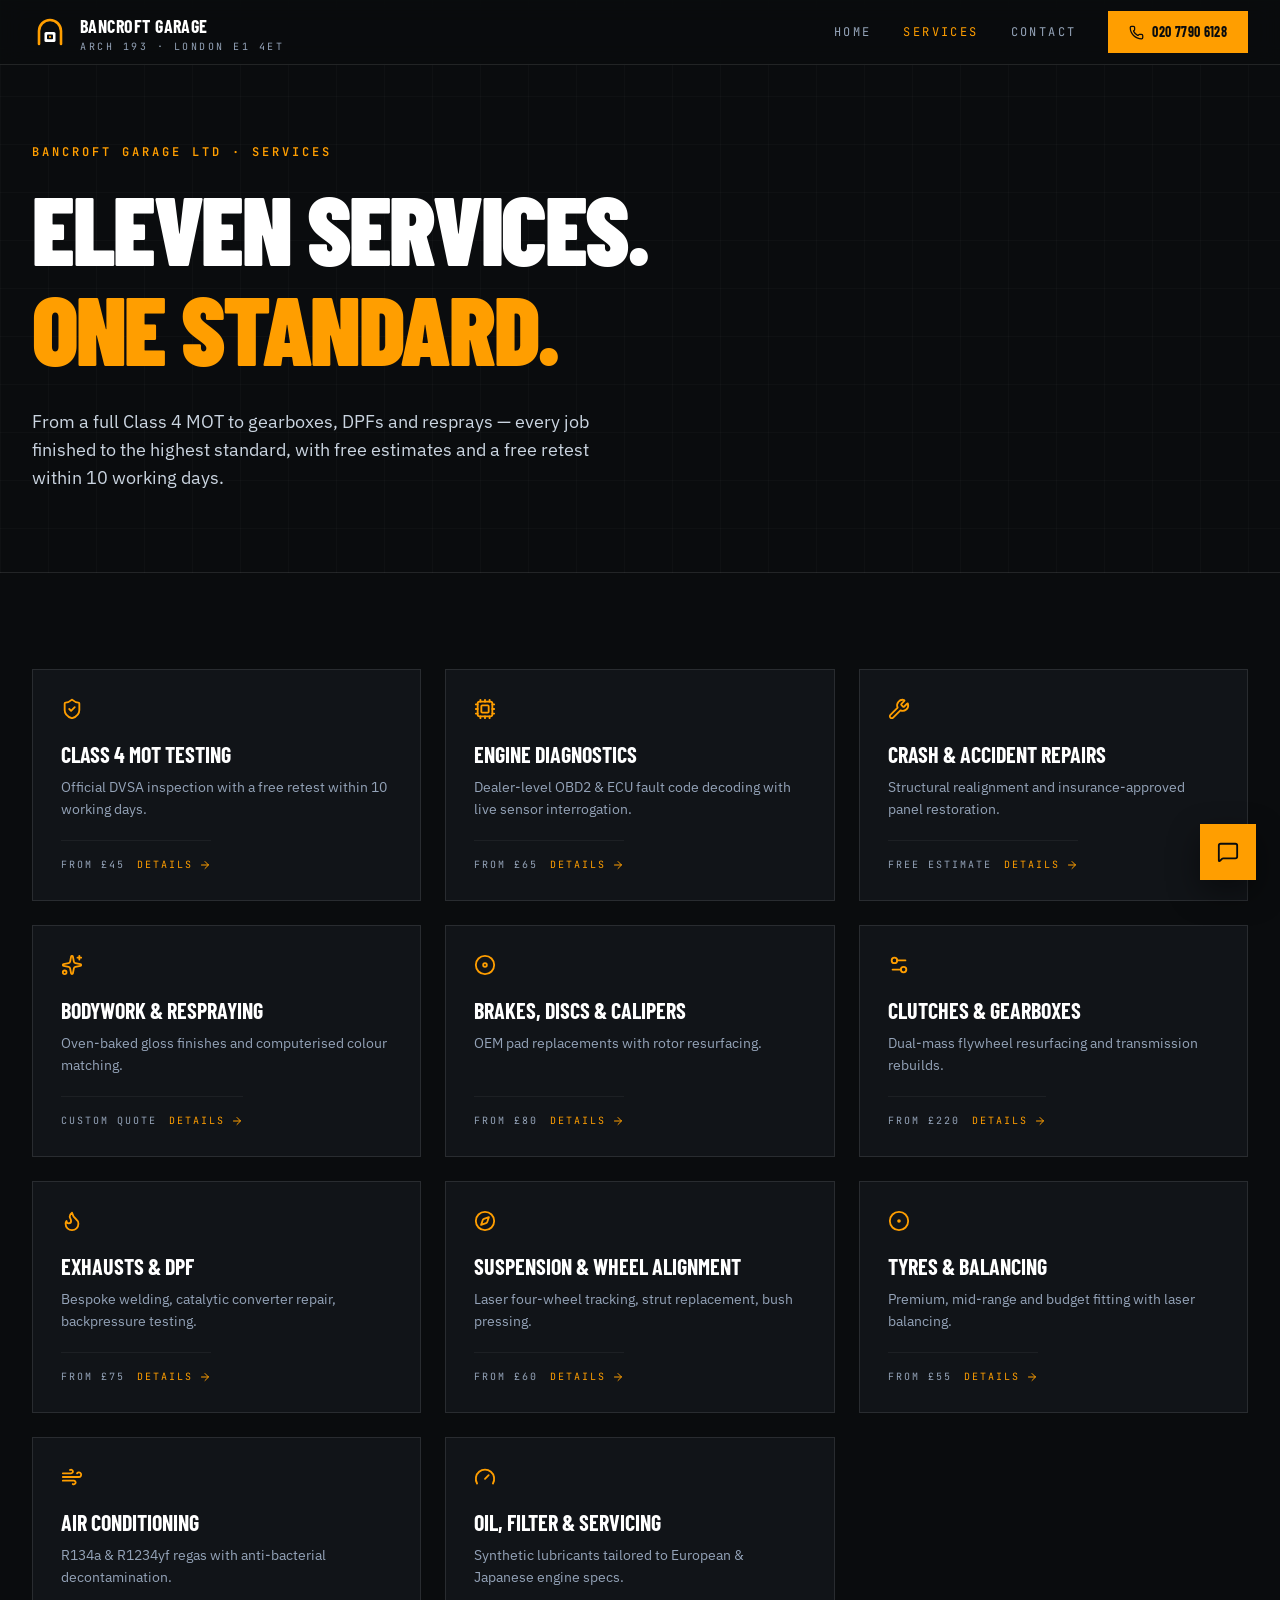
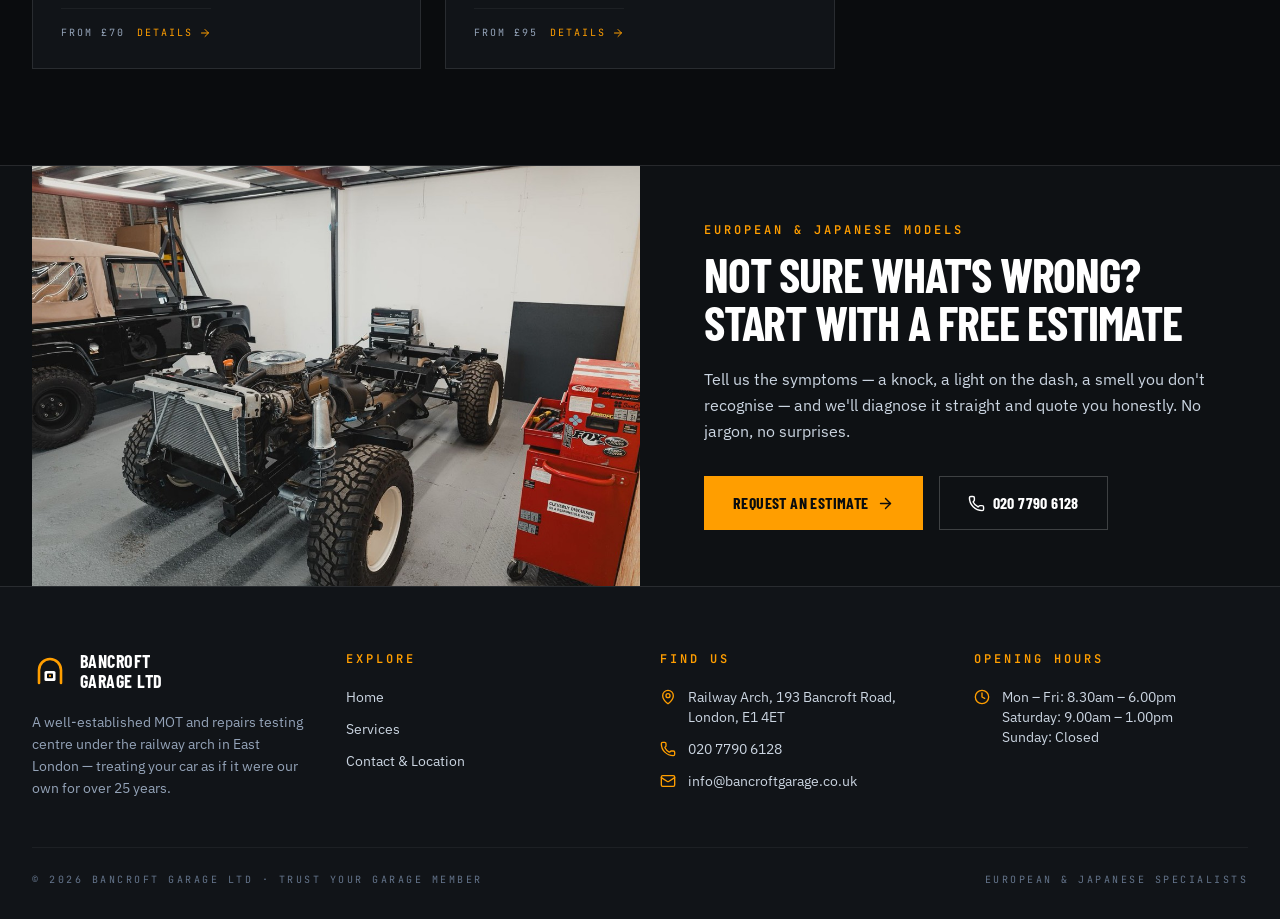
<file: services/index.html>
<!doctype html>
<html lang="en-GB">
<head>
  <meta charset="utf-8">
  <meta name="viewport" content="width=device-width, initial-scale=1">
  <title>Services — Bancroft Garage Ltd, East London</title>
  <meta name="description" content="Eleven services under one arch: Class 4 MOT, engine diagnostics, crash repairs, bodywork, brakes, clutches, exhausts, suspension, tyres, air conditioning and servicing.">
  <!-- Preview site: keep it out of search engines until go-live. -->
  <meta name="robots" content="noindex, nofollow">
  <meta name="theme-color" content="#0a0c0e">
  <meta property="og:type" content="website">
  <meta property="og:title" content="Services — Bancroft Garage Ltd, East London">
  <meta property="og:description" content="Eleven services under one arch: Class 4 MOT, engine diagnostics, crash repairs, bodywork, brakes, clutches, exhausts, suspension, tyres, air conditioning and servicing.">
  <link rel="icon" href="../assets/img/favicon.svg" type="image/svg+xml">
  <link rel="preconnect" href="https://fonts.googleapis.com">
  <link rel="preconnect" href="https://fonts.gstatic.com" crossorigin>
  <link href="https://fonts.googleapis.com/css2?family=Barlow+Condensed:ital,wght@0,400;0,600;0,700;0,900;1,700&amp;family=IBM+Plex+Sans:wght@400;500;600&amp;family=JetBrains+Mono:wght@400;500;700&amp;display=swap" rel="stylesheet">
  <link rel="stylesheet" href="../assets/css/styles.css">
</head>
<body>
  <a class="skip-link" href="#main">Skip to content</a>

  <header class="site-header">
    <div class="wrap">
      <a class="brand" href="../" aria-label="Bancroft Garage — home">
        <svg class="brand__mark" viewBox="0 0 36 36" aria-hidden="true" focusable="false">
        <path d="M7 30V17a11 11 0 0 1 22 0v13" fill="none" stroke="#ff9e00" stroke-width="2.6" stroke-linecap="round"/>
        <rect x="12.5" y="18" width="11" height="10" rx="1.6" fill="#fff"/>
        <rect x="15" y="20.6" width="6" height="4.6" rx="0.8" fill="#0a0c0e"/>
        <circle cx="18" cy="22.9" r="1.1" fill="#ff9e00"/>
      </svg>
        <span>
          <span class="brand__name">Bancroft Garage</span>
          <span class="brand__sub">Arch 193 · London E1 4ET</span>
        </span>
      </a>
      <button class="nav-toggle" type="button" aria-label="Toggle menu" aria-expanded="false" aria-controls="site-nav">
        <svg class="icon icon--open" aria-hidden="true" focusable="false"><use href="../assets/img/icons.svg#i-menu"></use></svg><svg class="icon icon--close" aria-hidden="true" focusable="false"><use href="../assets/img/icons.svg#i-x"></use></svg>
      </button>
      <nav class="nav" id="site-nav" aria-label="Main">
        <a class="nav__link" href="../">Home</a>
        <a class="nav__link" href="../services/" aria-current="page">Services</a>
        <a class="nav__link" href="../contact/">Contact</a>
        <a class="btn btn--primary btn--sm" href="tel:02077906128"><svg class="icon" aria-hidden="true" focusable="false"><use href="../assets/img/icons.svg#i-phone"></use></svg> 020 7790 6128</a>
      </nav>
    </div>
  </header>

  <main id="main">
    <section class="page-hero">
      <div class="inner">
        <p class="eyebrow">Bancroft Garage Ltd · Services</p>
        <h1 class="h1">
          <span class="line"><span>Eleven services.</span></span>
          <span class="line"><span class="accent">One standard.</span></span>
        </h1>
        <p class="lede">From a full Class 4 MOT to gearboxes, DPFs and resprays — every job finished to the highest standard, with free estimates and a free retest within 10 working days.</p>
      </div>
    </section>

    <section class="section section--tight">
      <div class="inner">
        <h2 class="sr-only">All services</h2>
        <div class="svc-grid">
        <button class="svc" type="button" data-service="mot" data-reveal>
          <svg class="icon" aria-hidden="true" focusable="false"><use href="../assets/img/icons.svg#i-shield-check"></use></svg>
          <span class="svc__title">Class 4 MOT Testing</span>
          <span class="svc__text">Official DVSA inspection with a free retest within 10 working days.</span>
          <span class="svc__foot"><span>From £45</span><span class="svc__more">Details <svg class="icon" aria-hidden="true" focusable="false"><use href="../assets/img/icons.svg#i-arrow-right"></use></svg></span></span>
        </button>
        <button class="svc" type="button" data-service="diagnostics" data-reveal>
          <svg class="icon" aria-hidden="true" focusable="false"><use href="../assets/img/icons.svg#i-cpu"></use></svg>
          <span class="svc__title">Engine Diagnostics</span>
          <span class="svc__text">Dealer-level OBD2 &amp; ECU fault code decoding with live sensor interrogation.</span>
          <span class="svc__foot"><span>From £65</span><span class="svc__more">Details <svg class="icon" aria-hidden="true" focusable="false"><use href="../assets/img/icons.svg#i-arrow-right"></use></svg></span></span>
        </button>
        <button class="svc" type="button" data-service="crash" data-reveal>
          <svg class="icon" aria-hidden="true" focusable="false"><use href="../assets/img/icons.svg#i-wrench"></use></svg>
          <span class="svc__title">Crash &amp; Accident Repairs</span>
          <span class="svc__text">Structural realignment and insurance-approved panel restoration.</span>
          <span class="svc__foot"><span>Free estimate</span><span class="svc__more">Details <svg class="icon" aria-hidden="true" focusable="false"><use href="../assets/img/icons.svg#i-arrow-right"></use></svg></span></span>
        </button>
        <button class="svc" type="button" data-service="bodywork" data-reveal>
          <svg class="icon" aria-hidden="true" focusable="false"><use href="../assets/img/icons.svg#i-sparkles"></use></svg>
          <span class="svc__title">Bodywork &amp; Respraying</span>
          <span class="svc__text">Oven-baked gloss finishes and computerised colour matching.</span>
          <span class="svc__foot"><span>Custom quote</span><span class="svc__more">Details <svg class="icon" aria-hidden="true" focusable="false"><use href="../assets/img/icons.svg#i-arrow-right"></use></svg></span></span>
        </button>
        <button class="svc" type="button" data-service="brakes" data-reveal>
          <svg class="icon" aria-hidden="true" focusable="false"><use href="../assets/img/icons.svg#i-disc"></use></svg>
          <span class="svc__title">Brakes, Discs &amp; Calipers</span>
          <span class="svc__text">OEM pad replacements with rotor resurfacing.</span>
          <span class="svc__foot"><span>From £80</span><span class="svc__more">Details <svg class="icon" aria-hidden="true" focusable="false"><use href="../assets/img/icons.svg#i-arrow-right"></use></svg></span></span>
        </button>
        <button class="svc" type="button" data-service="clutch" data-reveal>
          <svg class="icon" aria-hidden="true" focusable="false"><use href="../assets/img/icons.svg#i-settings-2"></use></svg>
          <span class="svc__title">Clutches &amp; Gearboxes</span>
          <span class="svc__text">Dual-mass flywheel resurfacing and transmission rebuilds.</span>
          <span class="svc__foot"><span>From £220</span><span class="svc__more">Details <svg class="icon" aria-hidden="true" focusable="false"><use href="../assets/img/icons.svg#i-arrow-right"></use></svg></span></span>
        </button>
        <button class="svc" type="button" data-service="exhaust" data-reveal>
          <svg class="icon" aria-hidden="true" focusable="false"><use href="../assets/img/icons.svg#i-flame"></use></svg>
          <span class="svc__title">Exhausts &amp; DPF</span>
          <span class="svc__text">Bespoke welding, catalytic converter repair, backpressure testing.</span>
          <span class="svc__foot"><span>From £75</span><span class="svc__more">Details <svg class="icon" aria-hidden="true" focusable="false"><use href="../assets/img/icons.svg#i-arrow-right"></use></svg></span></span>
        </button>
        <button class="svc" type="button" data-service="suspension" data-reveal>
          <svg class="icon" aria-hidden="true" focusable="false"><use href="../assets/img/icons.svg#i-compass"></use></svg>
          <span class="svc__title">Suspension &amp; Wheel Alignment</span>
          <span class="svc__text">Laser four-wheel tracking, strut replacement, bush pressing.</span>
          <span class="svc__foot"><span>From £60</span><span class="svc__more">Details <svg class="icon" aria-hidden="true" focusable="false"><use href="../assets/img/icons.svg#i-arrow-right"></use></svg></span></span>
        </button>
        <button class="svc" type="button" data-service="tyres" data-reveal>
          <svg class="icon" aria-hidden="true" focusable="false"><use href="../assets/img/icons.svg#i-circle-dot"></use></svg>
          <span class="svc__title">Tyres &amp; Balancing</span>
          <span class="svc__text">Premium, mid-range and budget fitting with laser balancing.</span>
          <span class="svc__foot"><span>From £55</span><span class="svc__more">Details <svg class="icon" aria-hidden="true" focusable="false"><use href="../assets/img/icons.svg#i-arrow-right"></use></svg></span></span>
        </button>
        <button class="svc" type="button" data-service="aircon" data-reveal>
          <svg class="icon" aria-hidden="true" focusable="false"><use href="../assets/img/icons.svg#i-wind"></use></svg>
          <span class="svc__title">Air Conditioning</span>
          <span class="svc__text">R134a &amp; R1234yf regas with anti-bacterial decontamination.</span>
          <span class="svc__foot"><span>From £70</span><span class="svc__more">Details <svg class="icon" aria-hidden="true" focusable="false"><use href="../assets/img/icons.svg#i-arrow-right"></use></svg></span></span>
        </button>
        <button class="svc" type="button" data-service="servicing" data-reveal>
          <svg class="icon" aria-hidden="true" focusable="false"><use href="../assets/img/icons.svg#i-gauge"></use></svg>
          <span class="svc__title">Oil, Filter &amp; Servicing</span>
          <span class="svc__text">Synthetic lubricants tailored to European &amp; Japanese engine specs.</span>
          <span class="svc__foot"><span>From £95</span><span class="svc__more">Details <svg class="icon" aria-hidden="true" focusable="false"><use href="../assets/img/icons.svg#i-arrow-right"></use></svg></span></span>
        </button>
        </div>
      </div>
    </section>

    <section class="band">
      <div class="inner">
        <figure class="band__photo">
          <img src="../assets/img/restoration.jpg" alt="A vehicle chassis and engine mid-restoration in the workshop" width="1120" height="1400" loading="lazy">
        </figure>
        <div class="band__body">
          <p class="eyebrow" data-reveal>European &amp; Japanese models</p>
          <h2 class="h2" data-reveal>Not sure what's wrong? Start with a free estimate</h2>
          <p data-reveal>Tell us the symptoms — a knock, a light on the dash, a smell you don't recognise — and we'll diagnose it straight and quote you honestly. No jargon, no surprises.</p>
          <div class="band__actions" data-reveal>
            <a class="btn btn--primary" href="../contact/">Request an estimate <svg class="icon" aria-hidden="true" focusable="false"><use href="../assets/img/icons.svg#i-arrow-right"></use></svg></a>
            <a class="btn btn--ghost" href="tel:02077906128"><svg class="icon" aria-hidden="true" focusable="false"><use href="../assets/img/icons.svg#i-phone"></use></svg> 020 7790 6128</a>
          </div>
        </div>
      </div>
    </section>
  </main>

  <footer class="site-footer">
    <div class="wrap">
      <div class="footer__grid">
        <div>
          <a class="footer__brand" href="../" aria-label="Bancroft Garage Ltd — home">
            <svg class="brand__mark" viewBox="0 0 36 36" aria-hidden="true" focusable="false">
        <path d="M7 30V17a11 11 0 0 1 22 0v13" fill="none" stroke="#ff9e00" stroke-width="2.6" stroke-linecap="round"/>
        <rect x="12.5" y="18" width="11" height="10" rx="1.6" fill="#fff"/>
        <rect x="15" y="20.6" width="6" height="4.6" rx="0.8" fill="#0a0c0e"/>
        <circle cx="18" cy="22.9" r="1.1" fill="#ff9e00"/>
      </svg>
            <span class="brand__name">Bancroft<br>Garage Ltd</span>
          </a>
          <p class="footer__about">A well-established MOT and repairs testing centre under the railway arch in East London — treating your car as if it were our own for over 25 years.</p>
        </div>
        <div>
          <p class="eyebrow">Explore</p>
          <ul class="footer__list">
            <li><a href="../">Home</a></li>
            <li><a href="../services/">Services</a></li>
            <li><a href="../contact/">Contact &amp; Location</a></li>
          </ul>
        </div>
        <div>
          <p class="eyebrow">Find us</p>
          <ul class="footer__list">
            <li><svg class="icon" aria-hidden="true" focusable="false"><use href="../assets/img/icons.svg#i-map-pin"></use></svg><span>Railway Arch, 193 Bancroft Road,<br>London, E1 4ET</span></li>
            <li><svg class="icon" aria-hidden="true" focusable="false"><use href="../assets/img/icons.svg#i-phone"></use></svg><a href="tel:02077906128">020 7790 6128</a></li>
            <li><svg class="icon" aria-hidden="true" focusable="false"><use href="../assets/img/icons.svg#i-mail"></use></svg><a href="mailto:info@bancroftgarage.co.uk">info@bancroftgarage.co.uk</a></li>
          </ul>
        </div>
        <div>
          <p class="eyebrow">Opening hours</p>
          <ul class="footer__list">
            <li><svg class="icon" aria-hidden="true" focusable="false"><use href="../assets/img/icons.svg#i-clock"></use></svg><span>Mon – Fri: 8.30am – 6.00pm<br>Saturday: 9.00am – 1.00pm<br>Sunday: Closed</span></li>
          </ul>
        </div>
      </div>
      <div class="footer__bar">
        <span>© 2026 Bancroft Garage Ltd · Trust Your Garage member</span>
        <span>European &amp; Japanese specialists</span>
      </div>
    </div>
  </footer>

  <script src="../assets/js/site.js" defer></script>
</body>
</html>
</file>
<file: assets/css/styles.css>
/* Bancroft Garage Ltd — site styles
   Fonts: Barlow Condensed (display), IBM Plex Sans (body), JetBrains Mono (labels) */

:root {
  --ink: #0a0c0e;
  --panel: #111418;
  --field: #181d22;
  --signal: #ff9e00;
  --signal-hi: #ffb433;
  --text: #f8fafc;
  --s300: #cbd5e1;
  --s400: #94a3b8;
  --s500: #64748b;
  --ok: #34d399;
  --danger: #ff3838;
  --line: rgba(255, 255, 255, 0.1);
  --line-soft: rgba(255, 255, 255, 0.05);
  --line-strong: rgba(255, 255, 255, 0.15);
  --display: "Barlow Condensed", "Arial Narrow", "Helvetica Neue", sans-serif;
  --body: "IBM Plex Sans", system-ui, -apple-system, "Segoe UI", sans-serif;
  --mono: "JetBrains Mono", ui-monospace, "SFMono-Regular", Menlo, monospace;
  --wrap: 1280px;
  --gutter: 32px;
  --header-h: 65px;
}

*,
*::before,
*::after {
  box-sizing: border-box;
}

html {
  -webkit-text-size-adjust: 100%;
  scroll-behavior: smooth;
  scroll-padding-top: calc(var(--header-h) + 24px);
}

body {
  margin: 0;
  background: var(--ink);
  color: var(--text);
  font: 400 16px/1.5 var(--body);
  -webkit-font-smoothing: antialiased;
  -moz-osx-font-smoothing: grayscale;
  overflow-x: hidden;
}

h1, h2, h3, h4, p, ul, ol, figure {
  margin: 0;
}

ul, ol {
  padding: 0;
  list-style: none;
}

img {
  display: block;
  max-width: 100%;
}

a {
  color: inherit;
  text-decoration: none;
}

button {
  font: inherit;
  color: inherit;
  background: none;
  border: 0;
  padding: 0;
  cursor: pointer;
}

:focus-visible {
  outline: 2px solid var(--signal);
  outline-offset: 3px;
}

::selection {
  background: var(--signal);
  color: var(--ink);
}

.skip-link {
  position: absolute;
  left: 16px;
  top: -60px;
  z-index: 100;
  padding: 10px 16px;
  background: var(--signal);
  color: var(--ink);
  font: 700 14px/20px var(--display);
  text-transform: uppercase;
  transition: top 0.15s;
}

.skip-link:focus {
  top: 12px;
}

.sr-only {
  position: absolute;
  width: 1px;
  height: 1px;
  margin: -1px;
  overflow: hidden;
  clip: rect(0 0 0 0);
  white-space: nowrap;
}

/* ---------- Layout ---------- */

.wrap {
  max-width: var(--wrap);
  margin-inline: auto;
  padding-inline: var(--gutter);
}

.section {
  padding: 112px var(--gutter);
}

.section--tight {
  padding-block: 96px;
}

.section--tint {
  background: rgba(17, 20, 24, 0.4);
  border-block: 1px solid var(--line-soft);
}

.inner {
  max-width: var(--wrap);
  margin-inline: auto;
}

/* ---------- Type ---------- */

.eyebrow {
  font: 600 12px/16px var(--mono);
  letter-spacing: 3px;
  text-transform: uppercase;
  color: var(--signal);
}

.eyebrow--sm {
  font-size: 10px;
  line-height: 15px;
  letter-spacing: 2.5px;
}

.h1 {
  font: 900 clamp(46px, 11.5vw, 96px) / 1 var(--display);
  letter-spacing: -0.025em;
  text-transform: uppercase;
  color: #fff;
}

.h2 {
  margin-top: 12px;
  font: 700 clamp(34px, 6vw, 48px) / 1 var(--display);
  letter-spacing: -0.025em;
  text-transform: uppercase;
  color: #fff;
}

.h3 {
  font: 700 30px/36px var(--display);
  text-transform: uppercase;
  color: #fff;
}

.accent {
  color: var(--signal);
}

.lede {
  max-width: 576px;
  margin-top: 28px;
  font-size: 18px;
  line-height: 28px;
  color: var(--s300);
}

.mono-label {
  font: 400 10px/15px var(--mono);
  letter-spacing: 2px;
  text-transform: uppercase;
  color: var(--s400);
}

/* ---------- Icons and buttons ---------- */

.icon {
  flex: none;
  width: 17px;
  height: 17px;
  fill: none;
  stroke: currentColor;
  stroke-width: 2;
  stroke-linecap: round;
  stroke-linejoin: round;
}

.btn {
  display: inline-flex;
  align-items: center;
  justify-content: center;
  gap: 8px;
  padding: 14px 28px;
  border: 1px solid transparent;
  font: 700 16px/24px var(--display);
  letter-spacing: 0.4px;
  text-transform: uppercase;
  white-space: nowrap;
  transition: background-color 0.2s, border-color 0.2s, color 0.2s, transform 0.2s;
}

.btn--primary {
  background: var(--signal);
  color: var(--ink);
}

.btn--primary:hover {
  background: var(--signal-hi);
  transform: translateY(-1px);
}

.btn--primary .icon {
  transition: transform 0.2s;
}

.btn--primary:hover .icon {
  transform: translateX(3px);
}

.btn--ghost {
  border-color: rgba(255, 255, 255, 0.2);
  color: #fff;
}

.btn--ghost:hover {
  border-color: var(--signal);
  color: var(--signal);
}

.btn--sm {
  padding: 10px 20px;
  font-size: 14px;
  line-height: 20px;
  letter-spacing: 0.35px;
}

.btn--sm .icon {
  width: 15px;
  height: 15px;
}

.btn--block {
  width: 100%;
}

.link-mono {
  display: inline-flex;
  align-items: center;
  gap: 8px;
  font: 400 12px/16px var(--mono);
  letter-spacing: 2.4px;
  text-transform: uppercase;
  color: var(--s400);
  transition: color 0.2s;
}

.link-mono:hover {
  color: var(--signal);
}

.link-mono .icon {
  width: 14px;
  height: 14px;
}

/* ---------- Header ---------- */

.site-header {
  position: fixed;
  inset: 0 0 auto 0;
  z-index: 50;
  background: rgba(10, 12, 14, 0.85);
  -webkit-backdrop-filter: blur(12px);
  backdrop-filter: blur(12px);
  border-bottom: 1px solid var(--line);
}

.site-header .wrap {
  display: flex;
  align-items: center;
  justify-content: space-between;
  height: 64px;
}

.brand {
  display: flex;
  align-items: center;
  gap: 12px;
}

.brand__mark {
  width: 36px;
  height: 36px;
  flex: none;
}

.brand__name {
  font: 700 18px/28px var(--display);
  letter-spacing: 0.45px;
  text-transform: uppercase;
  color: #fff;
}

.brand__sub {
  margin-top: 2px;
  font: 400 10px/10px var(--mono);
  letter-spacing: 2.5px;
  text-transform: uppercase;
  color: var(--s400);
}

.nav {
  display: flex;
  align-items: center;
  gap: 32px;
}

.nav__link {
  font: 400 12px/16px var(--mono);
  letter-spacing: 2.4px;
  text-transform: uppercase;
  color: var(--s400);
  transition: color 0.2s;
}

.nav__link:hover,
.nav__link[aria-current="page"] {
  color: var(--signal);
}

.nav-toggle {
  display: none;
  width: 42px;
  height: 42px;
  align-items: center;
  justify-content: center;
  border: 1px solid var(--line);
  color: #fff;
}

.nav-toggle .icon {
  width: 20px;
  height: 20px;
}

.nav-toggle .icon--close,
.nav-toggle[aria-expanded="true"] .icon--open {
  display: none;
}

.nav-toggle[aria-expanded="true"] .icon--close {
  display: block;
}

/* ---------- Status badge ---------- */

.status {
  display: inline-flex;
  align-items: center;
  gap: 10px;
  padding: 8px 16px;
  background: rgba(16, 185, 129, 0.1);
  border: 1px solid rgba(16, 185, 129, 0.4);
  -webkit-backdrop-filter: blur(4px);
  backdrop-filter: blur(4px);
  font: 400 11px/16.5px var(--mono);
  letter-spacing: 2.2px;
  text-transform: uppercase;
  color: var(--ok);
}

.status__dot {
  position: relative;
  flex: none;
  width: 8px;
  height: 8px;
  border-radius: 50%;
  background: currentColor;
}

.status__dot::after {
  content: "";
  position: absolute;
  inset: 0;
  border-radius: 50%;
  background: currentColor;
  animation: ping 1.6s cubic-bezier(0, 0, 0.2, 1) infinite;
}

.status[data-state="closed"] {
  background: rgba(255, 56, 56, 0.08);
  border-color: rgba(255, 56, 56, 0.35);
  color: #ff8a8a;
}

.status[data-state="closed"] .status__dot::after {
  animation: none;
  opacity: 0;
}

@keyframes ping {
  75%,
  100% {
    transform: scale(2.2);
    opacity: 0;
  }
}

/* ---------- Hero (home) ---------- */

.hero {
  position: relative;
  isolation: isolate;
  display: flex;
  align-items: center;
  min-height: 100vh;
  min-height: 100svh;
  overflow: hidden;
}

.hero__media,
.hero__media::before,
.hero__media::after,
.hero__grid,
.hero__glow {
  position: absolute;
  inset: 0;
}

.hero__media {
  z-index: -2;
}

.hero__media img {
  width: 100%;
  height: 100%;
  object-fit: cover;
  object-position: 62% center;
}

.hero__media::before {
  content: "";
  background: linear-gradient(to right, var(--ink), rgba(10, 12, 14, 0.55), rgba(10, 12, 14, 0.15));
}

.hero__media::after {
  content: "";
  background: linear-gradient(to top, var(--ink), rgba(0, 0, 0, 0), rgba(10, 12, 14, 0.4));
}

.hero__grid {
  z-index: -1;
  opacity: 0.6;
  background-image: linear-gradient(rgba(255, 255, 255, 0.03) 1px, transparent 1px),
    linear-gradient(90deg, rgba(255, 255, 255, 0.03) 1px, transparent 1px);
  background-size: 48px 48px;
}

.hero__glow {
  z-index: -1;
  pointer-events: none;
  background: radial-gradient(560px circle at var(--mx, 68%) var(--my, 42%), rgba(255, 158, 0, 0.14), transparent 65%);
}

.hero__inner {
  width: 100%;
  padding-block: 144px 96px;
}

.hero .h1 {
  margin-top: 24px;
}

.line {
  display: block;
  overflow: hidden;
  padding-bottom: 4px;
}

.line > span {
  display: block;
}

.js .line > span {
  transform: translateY(105%);
  animation: rise 0.9s cubic-bezier(0.2, 0.8, 0.2, 1) forwards;
}

.js .line:nth-child(2) > span { animation-delay: 0.08s; }
.js .line:nth-child(3) > span { animation-delay: 0.16s; }
.js .line:nth-child(4) > span { animation-delay: 0.24s; }

@keyframes rise {
  to {
    transform: none;
  }
}

.hero__actions {
  display: flex;
  flex-wrap: wrap;
  align-items: center;
  gap: 16px;
  margin-top: 36px;
}

.hero__phone {
  display: inline-flex;
  align-items: center;
  gap: 8px;
  padding: 8px;
  font: 400 12px/16px var(--mono);
  letter-spacing: 3px;
  color: var(--s400);
  transition: color 0.2s;
}

.hero__phone:hover {
  color: var(--signal);
}

.hero__phone .icon {
  width: 15px;
  height: 15px;
}

.stats {
  display: grid;
  grid-template-columns: repeat(3, 1fr);
  gap: 16px;
  max-width: 576px;
  margin-top: 56px;
}

.stat {
  padding-top: 12px;
  border-top: 1px solid var(--line-strong);
}

.stat__num {
  font: 900 30px/36px var(--display);
  color: #fff;
}

.stat__label {
  margin-top: 4px;
  font: 400 10px/15px var(--mono);
  letter-spacing: 1.5px;
  text-transform: uppercase;
  color: var(--s400);
}

.scroll-cue {
  position: absolute;
  right: 24px;
  bottom: 24px;
  display: flex;
  flex-direction: column;
  align-items: center;
  gap: 8px;
  color: var(--s500);
}

.scroll-cue span {
  writing-mode: vertical-rl;
  font: 400 10px/15px var(--mono);
  letter-spacing: 3px;
  text-transform: uppercase;
}

.scroll-cue .icon {
  width: 16px;
  height: 16px;
  animation: nudge 1.8s ease-in-out infinite;
}

@keyframes nudge {
  50% {
    transform: translateY(5px);
  }
}

/* ---------- Marquee ---------- */

.marquee {
  overflow: hidden;
  padding-block: 20px;
  background: rgba(17, 20, 24, 0.6);
  border-block: 1px solid var(--line);
}

.marquee__track {
  display: flex;
  width: max-content;
  animation: marquee 42s linear infinite;
}

.marquee:hover .marquee__track {
  animation-play-state: paused;
}

.marquee__group {
  display: flex;
  flex: none;
}

.marquee__item {
  display: flex;
  align-items: center;
  font: 600 20px/28px var(--display);
  letter-spacing: 0.5px;
  text-transform: uppercase;
  white-space: nowrap;
  color: var(--s300);
}

.marquee__item span {
  padding-inline: 32px;
}

.marquee__item::after {
  content: "";
  width: 8px;
  height: 8px;
  background: var(--signal);
  transform: rotate(45deg);
}

@keyframes marquee {
  to {
    transform: translateX(-50%);
  }
}

/* ---------- Cards and bento ---------- */

.card {
  background: var(--panel);
  border: 1px solid var(--line);
  padding: 28px;
}

.bento {
  display: grid;
  grid-template-columns: repeat(12, minmax(0, 1fr));
  gap: 24px;
  margin-top: 48px;
}

.bento__photo {
  grid-column: span 8;
  position: relative;
  height: 420px;
  border: 1px solid var(--line);
  overflow: hidden;
}

.bento__photo img {
  width: 100%;
  height: 100%;
  object-fit: cover;
  transition: transform 0.8s cubic-bezier(0.2, 0.8, 0.2, 1);
}

.bento__photo:hover img {
  transform: scale(1.04);
}

.bento__photo::after {
  content: "";
  position: absolute;
  inset: 0;
  background: linear-gradient(to top, rgba(10, 12, 14, 0.85), rgba(0, 0, 0, 0) 55%);
}

.corner {
  position: absolute;
  z-index: 1;
  width: 16px;
  height: 16px;
  border: 0 solid var(--signal);
}

.corner--tl { top: 12px; left: 12px; border-top-width: 2px; border-left-width: 2px; }
.corner--tr { top: 12px; right: 12px; border-top-width: 2px; border-right-width: 2px; }
.corner--bl { bottom: 12px; left: 12px; border-bottom-width: 2px; border-left-width: 2px; }
.corner--br { bottom: 12px; right: 12px; border-bottom-width: 2px; border-right-width: 2px; }

.bento__caption {
  position: absolute;
  z-index: 1;
  inset: auto 24px 24px 24px;
  display: flex;
  align-items: flex-end;
  justify-content: space-between;
  gap: 16px;
}

.bento__caption .h3 {
  margin-top: 4px;
}

.bento__caption .icon {
  width: 20px;
  height: 20px;
  margin-bottom: 6px;
  color: var(--signal);
}

.bento__hours {
  grid-column: span 4;
  display: flex;
  flex-direction: column;
}

.card__head {
  display: flex;
  align-items: center;
  gap: 10px;
}

.card__head .icon {
  width: 18px;
  height: 18px;
  color: var(--signal);
}

.hours {
  flex: 1;
  margin-top: 24px;
}

.hours li {
  display: flex;
  align-items: baseline;
  justify-content: space-between;
  gap: 16px;
  padding: 16px 0 12px;
  border-bottom: 1px solid var(--line-soft);
}

.hours li:first-child {
  padding-top: 0;
}

.hours__day {
  font-size: 14px;
  line-height: 20px;
  color: var(--s300);
}

.hours__time {
  font: 700 18px/28px var(--display);
  text-transform: uppercase;
  color: #fff;
}

.hours__time--closed {
  color: var(--danger);
}

.bento__hours .status {
  align-self: flex-start;
  margin-top: 20px;
}

.bento__est {
  grid-column: span 4;
  display: flex;
  flex-direction: column;
  justify-content: space-between;
  gap: 32px;
  min-height: 378px;
}

.est__num {
  margin-top: 20px;
  font: 900 80px/1 var(--display);
  letter-spacing: -0.02em;
  color: #fff;
}

.est__unit {
  margin-top: 8px;
  font: 700 20px/28px var(--display);
  text-transform: uppercase;
  color: var(--signal);
}

.est__text {
  font-size: 14px;
  line-height: 22px;
  color: var(--s400);
}

.bento__quote {
  grid-column: span 8;
  padding: 36px;
}

.bento__quote .h3 {
  margin-top: 8px;
}

/* ---------- Forms ---------- */

.fields {
  display: grid;
  grid-template-columns: repeat(3, minmax(0, 1fr));
  gap: 16px;
  margin-top: 24px;
}

.fields--2 {
  grid-template-columns: repeat(2, minmax(0, 1fr));
}

.field--full {
  grid-column: 1 / -1;
}

.field label {
  display: block;
  margin-bottom: 6px;
  font: 400 10px/15px var(--mono);
  letter-spacing: 2px;
  text-transform: uppercase;
  color: var(--s400);
}

.field input,
.field select,
.field textarea {
  display: block;
  width: 100%;
  padding: 12px 16px;
  background: var(--field);
  border: 1px solid var(--line);
  border-radius: 0;
  color: #fff;
  font: 400 14px/20px var(--body);
  -webkit-appearance: none;
  appearance: none;
  transition: border-color 0.2s, background-color 0.2s;
}

.field select {
  padding-right: 40px;
  background-image: url("data:image/svg+xml,%3Csvg xmlns='http://www.w3.org/2000/svg' width='16' height='16' viewBox='0 0 24 24' fill='none' stroke='%2394a3b8' stroke-width='2' stroke-linecap='round' stroke-linejoin='round'%3E%3Cpath d='m6 9 6 6 6-6'/%3E%3C/svg%3E");
  background-repeat: no-repeat;
  background-position: right 14px center;
  cursor: pointer;
}

.field select option {
  background: var(--field);
  color: #fff;
}

.field textarea {
  min-height: 132px;
  resize: vertical;
}

.field ::placeholder {
  color: var(--s500);
  opacity: 1;
}

.field input:focus,
.field select:focus,
.field textarea:focus {
  outline: none;
  border-color: var(--signal);
  background-color: #1c2228;
}

.field [aria-invalid="true"] {
  border-color: var(--danger);
}

.field__error {
  margin-top: 6px;
  font-size: 12px;
  line-height: 16px;
  color: #ff8a8a;
}

.quote__result {
  display: flex;
  flex-wrap: wrap;
  align-items: flex-end;
  justify-content: space-between;
  gap: 24px;
  margin-top: 24px;
  padding-top: 24px;
  border-top: 1px solid var(--line);
}

.quote__price {
  margin: 6px 0 8px;
  font: 900 60px/1 var(--display);
  color: var(--signal);
  font-variant-numeric: tabular-nums;
}

/* ---------- Services ---------- */

.section__head {
  display: flex;
  flex-wrap: wrap;
  align-items: flex-end;
  justify-content: space-between;
  gap: 24px;
}

.section__head .link-mono {
  margin-bottom: 6px;
}

.svc-grid {
  display: grid;
  grid-template-columns: repeat(3, minmax(0, 1fr));
  gap: 24px;
  margin-top: 48px;
}

.page-hero + .section .svc-grid {
  margin-top: 0;
}

.svc {
  display: flex;
  flex-direction: column;
  width: 100%;
  padding: 28px;
  background: var(--panel);
  border: 1px solid var(--line);
  text-align: left;
  transition: border-color 0.25s, transform 0.25s, background-color 0.25s;
}

.svc:hover,
.svc:focus-visible {
  border-color: rgba(255, 158, 0, 0.55);
  background: #14181d;
  transform: translateY(-3px);
}

.svc > .icon {
  width: 22px;
  height: 22px;
  color: var(--signal);
}

.svc__title {
  margin-top: 20px;
  font: 700 22px/28px var(--display);
  text-transform: uppercase;
  color: #fff;
}

.svc__text {
  flex: 1;
  margin-top: 8px;
  font-size: 14px;
  line-height: 22px;
  color: var(--s400);
}

.svc__foot {
  display: flex;
  align-items: center;
  justify-content: space-between;
  gap: 12px;
  margin-top: 20px;
  padding-top: 16px;
  border-top: 1px solid var(--line-soft);
  font: 400 10px/15px var(--mono);
  letter-spacing: 2px;
  text-transform: uppercase;
  color: var(--s400);
}

.svc__more {
  display: inline-flex;
  align-items: center;
  gap: 6px;
  color: var(--signal);
}

.svc__more .icon {
  width: 12px;
  height: 12px;
  transition: transform 0.2s;
}

.svc:hover .svc__more .icon {
  transform: translateX(3px);
}

/* ---------- Why ---------- */

.why {
  display: grid;
  grid-template-columns: repeat(2, minmax(0, 1fr));
  gap: 64px;
  align-items: center;
}

.why__photo {
  position: relative;
  height: 380px;
  border: 1px solid var(--line);
  overflow: hidden;
}

.why__photo img {
  width: 100%;
  height: 100%;
  object-fit: cover;
  object-position: center 38%;
}

.why__text {
  margin-top: 24px;
  line-height: 28px;
  color: var(--s300);
}

.checks {
  display: grid;
  grid-template-columns: repeat(2, minmax(0, 1fr));
  gap: 12px;
  margin-top: 32px;
}

.checks li {
  display: flex;
  align-items: center;
  gap: 12px;
  padding: 12px 16px;
  background: rgba(17, 20, 24, 0.6);
  border: 1px solid var(--line);
  font-size: 14px;
  line-height: 20px;
  color: var(--s300);
}

.checks li::before {
  content: "";
  flex: none;
  width: 6px;
  height: 6px;
  background: var(--signal);
  transform: rotate(45deg);
}

/* ---------- Call to action ---------- */

.cta {
  padding: 128px var(--gutter);
  background: rgba(17, 20, 24, 0.6);
  border-top: 1px solid var(--line);
  text-align: center;
}

.cta__title {
  margin-top: 20px;
  font: 900 clamp(52px, 12vw, 104px) / 0.94 var(--display);
  letter-spacing: -0.02em;
  text-transform: uppercase;
  color: #fff;
}

.cta__title .outline {
  display: block;
  color: transparent;
  -webkit-text-stroke: 1.5px rgba(255, 255, 255, 0.32);
}

.cta__actions {
  display: flex;
  flex-wrap: wrap;
  justify-content: center;
  gap: 16px;
  margin-top: 40px;
}

/* ---------- Inner page hero ---------- */

.page-hero {
  position: relative;
  padding: 144px var(--gutter) 80px;
  border-bottom: 1px solid var(--line);
  background-image: linear-gradient(rgba(255, 255, 255, 0.02) 1px, transparent 1px),
    linear-gradient(90deg, rgba(255, 255, 255, 0.02) 1px, transparent 1px);
  background-size: 48px 48px;
}

.page-hero--short {
  padding-bottom: 56px;
}

.page-hero .h1 {
  margin-top: 20px;
}

/* ---------- Estimate band (services page) ---------- */

.band {
  background: rgba(17, 20, 24, 0.6);
  border-top: 1px solid var(--line);
  padding-inline: var(--gutter);
}

.band .inner {
  display: grid;
  grid-template-columns: repeat(2, minmax(0, 1fr));
  align-items: center;
}

.band__photo {
  height: 420px;
  overflow: hidden;
}

.band__photo img {
  width: 100%;
  height: 100%;
  object-fit: cover;
}

.band__body {
  padding: 48px 0 48px 64px;
}

.band__body p:not(.eyebrow) {
  max-width: 520px;
  margin-top: 20px;
  line-height: 26px;
  color: var(--s300);
}

.band__actions {
  display: flex;
  flex-wrap: wrap;
  gap: 16px;
  margin-top: 32px;
}

/* ---------- Contact ---------- */

.contact {
  display: grid;
  grid-template-columns: minmax(0, 7fr) minmax(0, 5fr);
  gap: 56px;
  align-items: start;
}

.contact form .btn {
  margin-top: 24px;
}

.form-note {
  margin-top: 16px;
  font-size: 13px;
  line-height: 20px;
  color: var(--s500);
}

.form-done {
  margin-top: 24px;
  padding: 28px;
  background: var(--panel);
  border: 1px solid rgba(255, 158, 0, 0.4);
}

.form-done p {
  margin-top: 12px;
  line-height: 26px;
  color: var(--s300);
}

.form-done__actions {
  display: flex;
  flex-wrap: wrap;
  gap: 12px;
  margin-top: 24px;
}

.info {
  padding: 0;
}

.info__block {
  padding: 28px;
}

.info__block + .info__block {
  border-top: 1px solid var(--line);
}

.info__list {
  display: grid;
  gap: 14px;
  margin-top: 20px;
  font-size: 14px;
  line-height: 20px;
  color: var(--s300);
}

.info__list li {
  display: flex;
  align-items: flex-start;
  gap: 12px;
}

.info__list .icon {
  width: 16px;
  height: 16px;
  margin-top: 2px;
  color: var(--signal);
}

.info__list a:hover {
  color: var(--signal);
}

.info .btn {
  margin-top: 24px;
}

.info .hours {
  margin-top: 20px;
}

.info__foot {
  margin-top: 20px;
  font: 400 10px/16px var(--mono);
  letter-spacing: 2px;
  text-transform: uppercase;
  color: var(--s500);
}

.map-section {
  padding-block: 96px;
  border-top: 1px solid var(--line);
}

.map-section .section__head .mono-label {
  margin-bottom: 8px;
}

.map {
  position: relative;
  height: 460px;
  margin-top: 32px;
  border: 1px solid var(--line);
  background: var(--panel);
  overflow: hidden;
}

.map iframe {
  display: block;
  width: 100%;
  height: 100%;
  border: 0;
  filter: grayscale(1) invert(0.92) contrast(0.88) brightness(0.9);
}

.map__tag {
  position: absolute;
  top: 16px;
  left: 16px;
  display: inline-flex;
  align-items: center;
  gap: 10px;
  padding: 10px 14px;
  background: rgba(10, 12, 14, 0.92);
  border: 1px solid var(--line);
  font: 400 10px/15px var(--mono);
  letter-spacing: 2.5px;
  text-transform: uppercase;
  color: #fff;
  pointer-events: none;
}

.map__tag .icon {
  width: 14px;
  height: 14px;
  color: var(--signal);
}

.map .btn {
  position: absolute;
  right: 16px;
  bottom: 28px;
}

/* ---------- Footer ---------- */

.site-footer {
  background: var(--panel);
  border-top: 1px solid var(--line);
}

.site-footer .wrap {
  padding-block: 64px 32px;
}

.footer__grid {
  display: grid;
  grid-template-columns: repeat(4, minmax(0, 1fr));
  gap: 40px;
}

.footer__brand {
  display: flex;
  align-items: center;
  gap: 12px;
}

.footer__brand .brand__name {
  line-height: 20px;
}

.footer__about {
  max-width: 280px;
  margin-top: 20px;
  font-size: 14px;
  line-height: 22px;
  color: var(--s400);
}

.footer__list {
  display: grid;
  gap: 12px;
  margin-top: 20px;
  font-size: 14px;
  line-height: 20px;
  color: var(--s300);
}

.footer__list li {
  display: flex;
  align-items: flex-start;
  gap: 12px;
}

.footer__list .icon {
  width: 16px;
  height: 16px;
  margin-top: 2px;
  color: var(--signal);
}

.footer__list a {
  transition: color 0.2s;
}

.footer__list a:hover {
  color: var(--signal);
}

.footer__bar {
  display: flex;
  flex-wrap: wrap;
  justify-content: space-between;
  gap: 12px;
  margin-top: 48px;
  padding-top: 24px;
  border-top: 1px solid var(--line-soft);
  font: 400 10px/15px var(--mono);
  letter-spacing: 2.5px;
  text-transform: uppercase;
  color: var(--s500);
}

/* ---------- Service drawer ---------- */

.drawer {
  position: fixed;
  inset: 0;
  z-index: 90;
  visibility: hidden;
  pointer-events: none;
}

.drawer.is-open {
  visibility: visible;
  pointer-events: auto;
}

.drawer__backdrop {
  position: absolute;
  inset: 0;
  background: rgba(10, 12, 14, 0.72);
  -webkit-backdrop-filter: blur(6px);
  backdrop-filter: blur(6px);
  opacity: 0;
  transition: opacity 0.3s;
}

.drawer__panel {
  position: absolute;
  inset: 0 0 0 auto;
  width: 448px;
  max-width: 100%;
  padding: 32px;
  background: var(--panel);
  border-left: 1px solid var(--line);
  overflow-y: auto;
  transform: translateX(100%);
  transition: transform 0.35s cubic-bezier(0.2, 0.8, 0.2, 1);
}

.drawer.is-open .drawer__backdrop {
  opacity: 1;
}

.drawer.is-open .drawer__panel {
  transform: none;
}

.drawer__top {
  display: flex;
  align-items: flex-start;
  justify-content: space-between;
}

.drawer__icon {
  display: flex;
}

.drawer__icon .icon {
  width: 28px;
  height: 28px;
  color: var(--signal);
}

.icon-btn {
  display: inline-flex;
  align-items: center;
  justify-content: center;
  width: 32px;
  height: 32px;
  border: 1px solid var(--line);
  color: var(--s300);
  transition: border-color 0.2s, color 0.2s;
}

.icon-btn:hover {
  border-color: var(--signal);
  color: var(--signal);
}

.icon-btn .icon {
  width: 15px;
  height: 15px;
}

.drawer__title {
  margin-top: 16px;
}

.drawer__desc {
  margin-top: 12px;
  line-height: 26px;
  color: var(--s300);
}

.drawer__price {
  display: flex;
  align-items: center;
  justify-content: space-between;
  gap: 16px;
  margin-top: 24px;
  padding: 16px 20px;
  background: var(--ink);
  border: 1px solid var(--line);
}

.drawer__price strong {
  font: 900 24px/32px var(--display);
  color: var(--signal);
}

.drawer__cover {
  margin-top: 32px;
}

.drawer__list {
  display: grid;
  gap: 12px;
  margin-top: 16px;
  font-size: 14px;
  line-height: 20px;
  color: var(--s300);
}

.drawer__list li {
  display: flex;
  align-items: flex-start;
  gap: 12px;
}

.drawer__list .icon {
  width: 14px;
  height: 14px;
  margin-top: 3px;
  color: var(--signal);
}

.drawer__actions {
  display: grid;
  gap: 12px;
  margin-top: 32px;
}

/* ---------- Assistant ---------- */

.assistant-toggle {
  position: fixed;
  right: 24px;
  bottom: 20px;
  z-index: 80;
  display: flex;
  align-items: center;
  justify-content: center;
  width: 56px;
  height: 56px;
  background: var(--signal);
  color: var(--ink);
  box-shadow: 0 12px 32px rgba(0, 0, 0, 0.45);
  transition: background-color 0.2s, transform 0.2s;
}

.assistant-toggle:hover {
  background: var(--signal-hi);
  transform: translateY(-2px);
}

.assistant-toggle .icon {
  width: 22px;
  height: 22px;
}

.assistant-toggle .icon--close,
.assistant-toggle[aria-expanded="true"] .icon--open {
  display: none;
}

.assistant-toggle[aria-expanded="true"] .icon--close {
  display: block;
}

.assistant {
  position: fixed;
  right: 24px;
  bottom: 92px;
  z-index: 80;
  display: flex;
  flex-direction: column;
  width: 384px;
  max-width: calc(100vw - 32px);
  height: 528px;
  max-height: calc(100vh - 180px);
  max-height: calc(100svh - 180px);
  background: var(--panel);
  border: 1px solid var(--line);
  box-shadow: 0 24px 64px rgba(0, 0, 0, 0.6);
  opacity: 0;
  visibility: hidden;
  transform: translateY(12px);
  transition: opacity 0.25s, transform 0.25s, visibility 0.25s;
}

.assistant.is-open {
  opacity: 1;
  visibility: visible;
  transform: none;
}

.assistant__head {
  display: flex;
  align-items: center;
  gap: 12px;
  padding: 16px;
  border-bottom: 1px solid var(--line);
}

.assistant__badge {
  display: flex;
  align-items: center;
  justify-content: center;
  flex: none;
  width: 36px;
  height: 36px;
  background: var(--signal);
  color: var(--ink);
}

.assistant__name {
  font: 700 16px/20px var(--display);
  letter-spacing: 0.4px;
  text-transform: uppercase;
  color: #fff;
}

.assistant__sub {
  margin-top: 2px;
  font: 400 9px/14px var(--mono);
  letter-spacing: 2px;
  text-transform: uppercase;
  color: var(--ok);
}

.assistant__head .icon-btn {
  margin-left: auto;
  border-color: transparent;
}

.assistant__log {
  flex: 1;
  display: flex;
  flex-direction: column;
  gap: 12px;
  padding: 16px;
  overflow-y: auto;
  overscroll-behavior: contain;
}

.msg {
  max-width: 86%;
  padding: 12px 14px;
  font-size: 14px;
  line-height: 22px;
}

.msg--bot {
  align-self: flex-start;
  background: var(--field);
  border: 1px solid var(--line);
  color: var(--s300);
}

.msg--user {
  align-self: flex-end;
  background: var(--signal);
  color: var(--ink);
}

.msg a {
  color: var(--signal);
  text-decoration: underline;
  text-underline-offset: 3px;
}

.chips {
  display: flex;
  flex-wrap: wrap;
  gap: 8px;
}

.chip {
  padding: 8px 12px;
  border: 1px solid var(--line);
  font: 400 10px/15px var(--mono);
  letter-spacing: 1.5px;
  text-transform: uppercase;
  color: var(--s300);
  text-align: left;
  transition: border-color 0.2s, color 0.2s;
}

.chip:hover {
  border-color: var(--signal);
  color: var(--signal);
}

.assistant__form {
  display: flex;
  gap: 8px;
  padding: 12px 16px 16px;
  border-top: 1px solid var(--line);
}

.assistant__form input {
  flex: 1;
  min-width: 0;
  padding: 10px 14px;
  background: var(--ink);
  border: 1px solid var(--line);
  border-radius: 0;
  color: #fff;
  font: 400 14px/20px var(--body);
}

.assistant__form input:focus {
  outline: none;
  border-color: var(--signal);
}

.assistant__form button {
  display: flex;
  align-items: center;
  justify-content: center;
  flex: none;
  width: 42px;
  background: var(--signal);
  color: var(--ink);
}

/* ---------- Scroll reveal ---------- */

.js [data-reveal] {
  opacity: 0;
  transform: translateY(18px);
  transition: opacity 0.7s cubic-bezier(0.2, 0.8, 0.2, 1), transform 0.7s cubic-bezier(0.2, 0.8, 0.2, 1);
}

.js [data-reveal].is-in {
  opacity: 1;
  transform: none;
}

/* ---------- Not found ---------- */

.notfound {
  display: flex;
  flex-direction: column;
  justify-content: center;
  min-height: 80vh;
  padding: 160px var(--gutter) 96px;
}

.notfound .btn {
  align-self: flex-start;
  margin-top: 36px;
}

/* ---------- Responsive ---------- */

@media (max-width: 1100px) {
  .bento__photo,
  .bento__quote {
    grid-column: span 12;
  }

  .bento__hours,
  .bento__est {
    grid-column: span 6;
  }

  .bento__est {
    min-height: 0;
  }

  .svc-grid {
    grid-template-columns: repeat(2, minmax(0, 1fr));
  }

  .why {
    gap: 40px;
  }

  .contact {
    grid-template-columns: minmax(0, 1fr);
  }

  .footer__grid {
    grid-template-columns: repeat(2, minmax(0, 1fr));
  }

  .band__body {
    padding-left: 40px;
  }
}

@media (max-width: 860px) {
  :root {
    --gutter: 20px;
  }

  .nav-toggle {
    display: inline-flex;
  }

  .nav {
    position: absolute;
    inset: 100% 0 auto 0;
    flex-direction: column;
    align-items: stretch;
    gap: 0;
    padding: 8px 20px 20px;
    background: var(--ink);
    border-bottom: 1px solid var(--line);
    display: none;
  }

  .nav.is-open {
    display: flex;
  }

  .nav__link {
    padding: 16px 0;
    border-bottom: 1px solid var(--line-soft);
    font-size: 13px;
  }

  .nav .btn {
    margin-top: 16px;
  }

  .section {
    padding-block: 72px;
  }

  .hero__inner {
    padding-block: 120px 72px;
  }

  .scroll-cue {
    display: none;
  }

  .why,
  .band .inner {
    grid-template-columns: minmax(0, 1fr);
  }

  .why__photo {
    height: 300px;
  }

  .band {
    padding-inline: 0;
  }

  .band__photo {
    height: 280px;
  }

  .band__body {
    padding: 48px var(--gutter) 56px;
  }

  .cta {
    padding-block: 88px;
  }

  .page-hero {
    padding-block: 120px 56px;
  }

  .map-section {
    padding-block: 72px;
  }

  .map {
    height: 380px;
  }
}

@media (max-width: 640px) {
  .bento {
    gap: 16px;
  }

  .bento__hours,
  .bento__est {
    grid-column: span 12;
  }

  .bento__photo {
    height: 300px;
  }

  .bento__quote {
    padding: 24px;
  }

  .card {
    padding: 24px;
  }

  .info {
    padding: 0;
  }

  .fields,
  .fields--2,
  .svc-grid,
  .checks {
    grid-template-columns: minmax(0, 1fr);
  }

  .svc-grid {
    gap: 16px;
  }

  .stats {
    gap: 12px;
  }

  .stat__num {
    font-size: 26px;
  }

  .stat__label {
    font-size: 9px;
    letter-spacing: 1px;
  }

  .status {
    font-size: 10px;
    letter-spacing: 1.6px;
    padding-inline: 12px;
  }

  .hero__actions .btn {
    flex: 1 1 auto;
  }

  .marquee__item {
    font-size: 17px;
  }

  .marquee__item span {
    padding-inline: 22px;
  }

  .footer__grid {
    grid-template-columns: minmax(0, 1fr);
    gap: 36px;
  }

  /* Leave room so the assistant button never covers the last footer line. */
  .site-footer .wrap {
    padding-bottom: 88px;
  }

  .drawer__panel {
    padding: 24px;
  }

  .assistant {
    right: 16px;
    bottom: 84px;
  }

  .assistant-toggle {
    right: 16px;
    bottom: 16px;
  }

  .map .btn {
    right: 12px;
    bottom: 24px;
  }
}

@media (prefers-reduced-motion: reduce) {
  html {
    scroll-behavior: auto;
  }

  *,
  *::before,
  *::after {
    animation-duration: 0.001ms !important;
    animation-iteration-count: 1 !important;
    transition-duration: 0.001ms !important;
  }

  .js .line > span,
  .js [data-reveal] {
    opacity: 1;
    transform: none;
  }

  .marquee__track {
    animation: none;
  }
}

/* ---------- Small display fixes for inline elements ---------- */

.brand__name,
.brand__sub,
.svc__title,
.svc__text {
  display: block;
}
</file>
